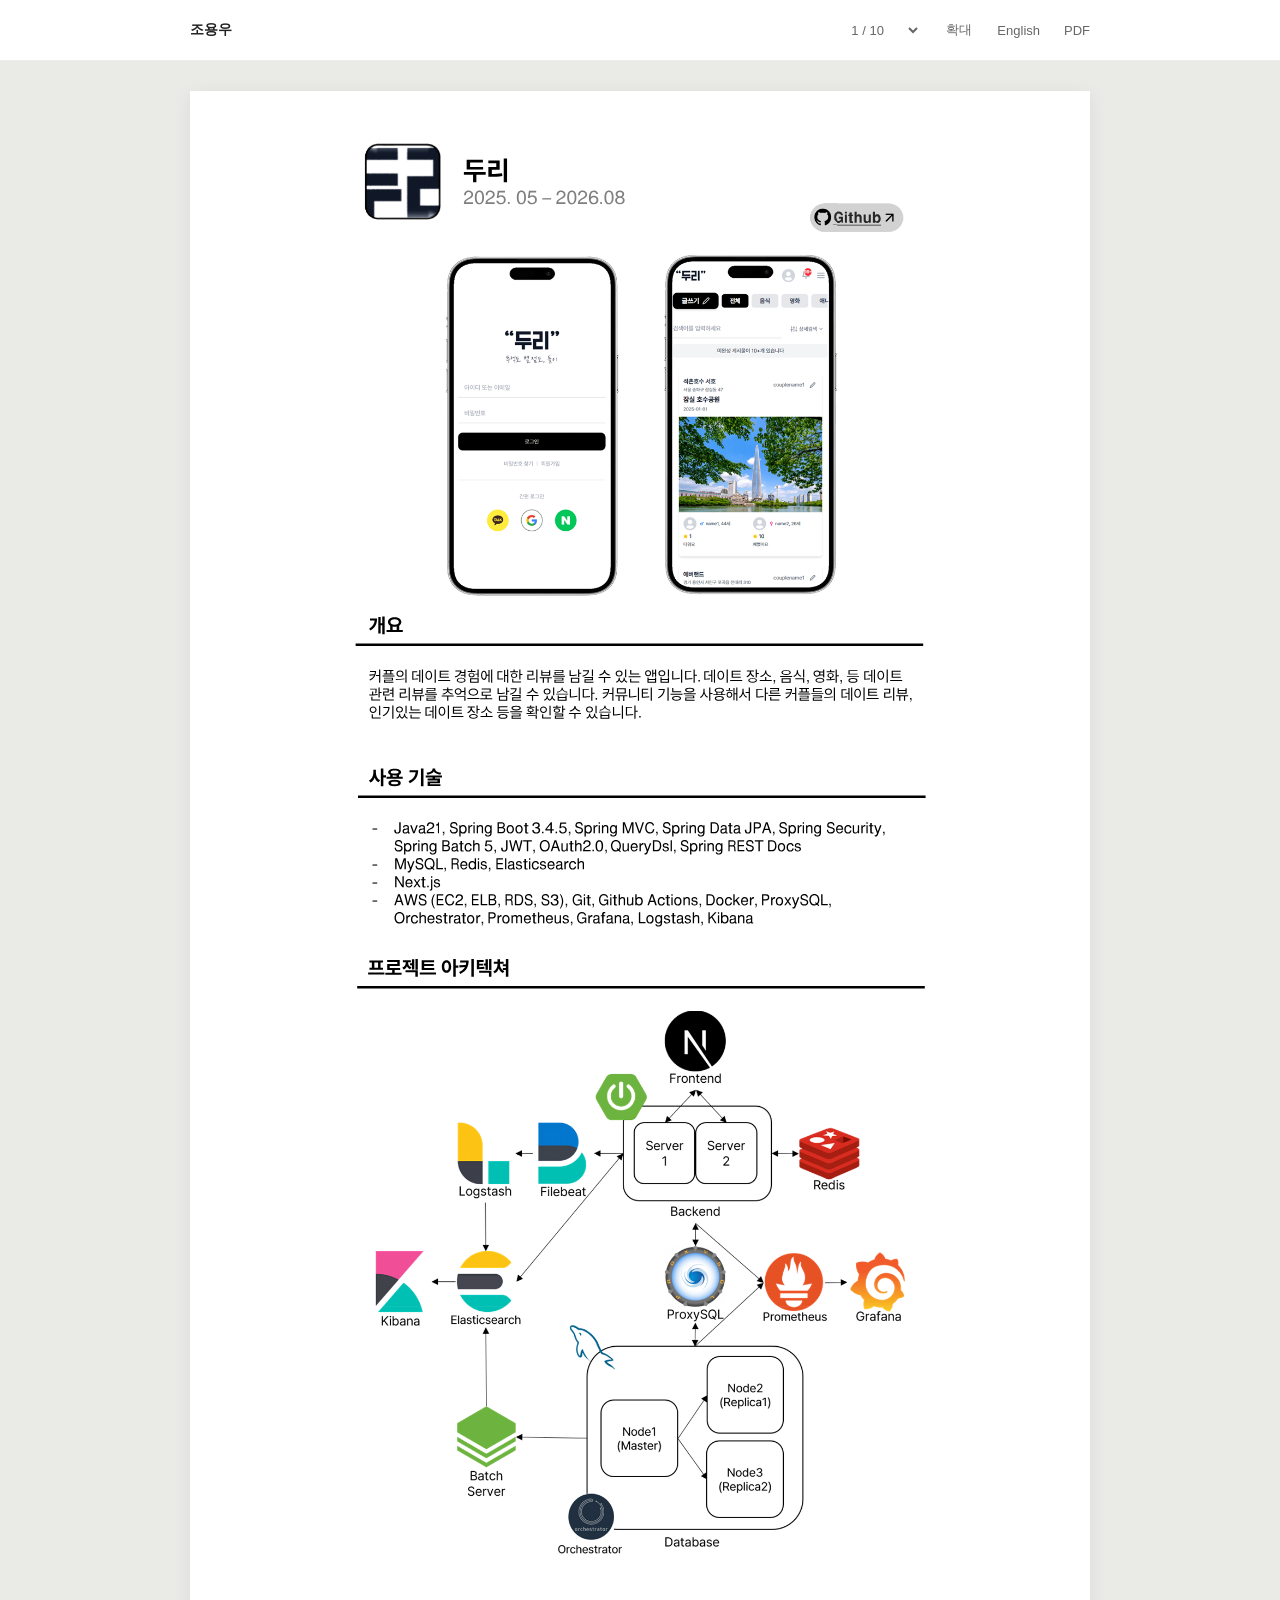
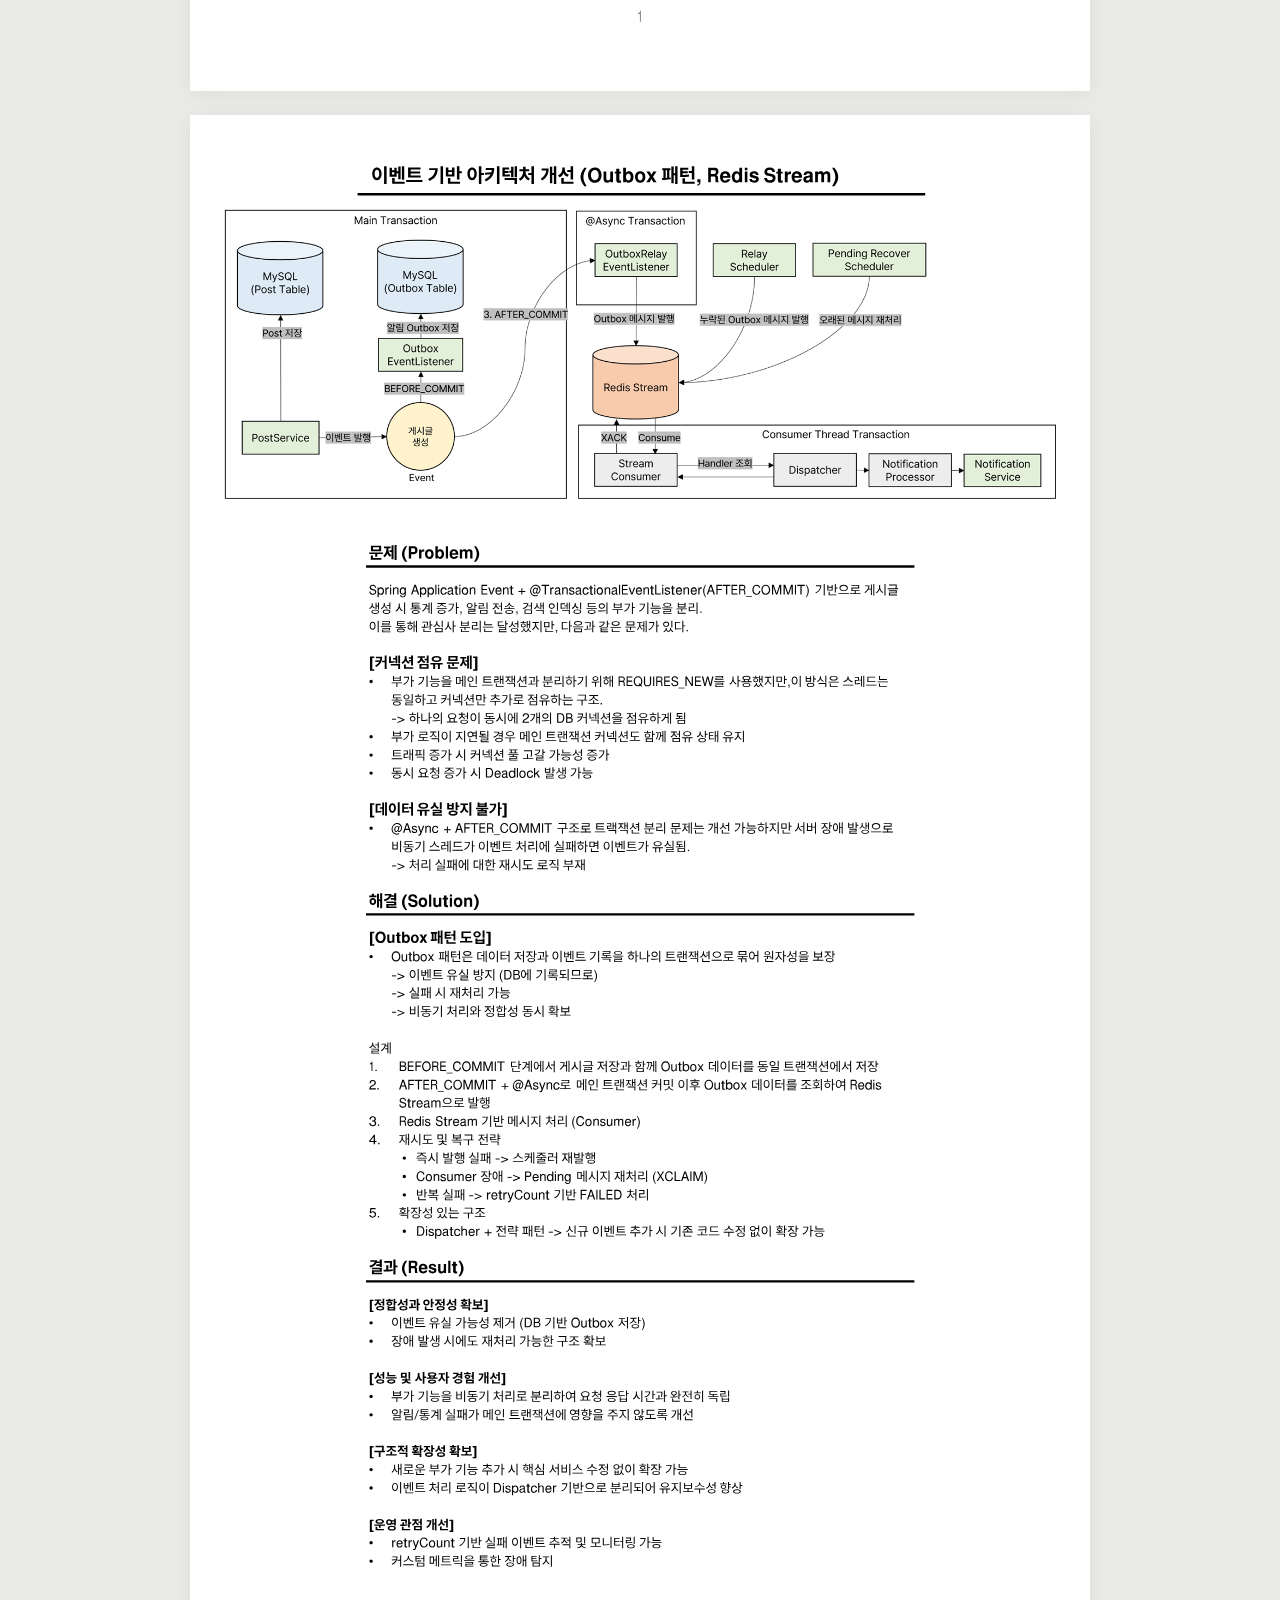
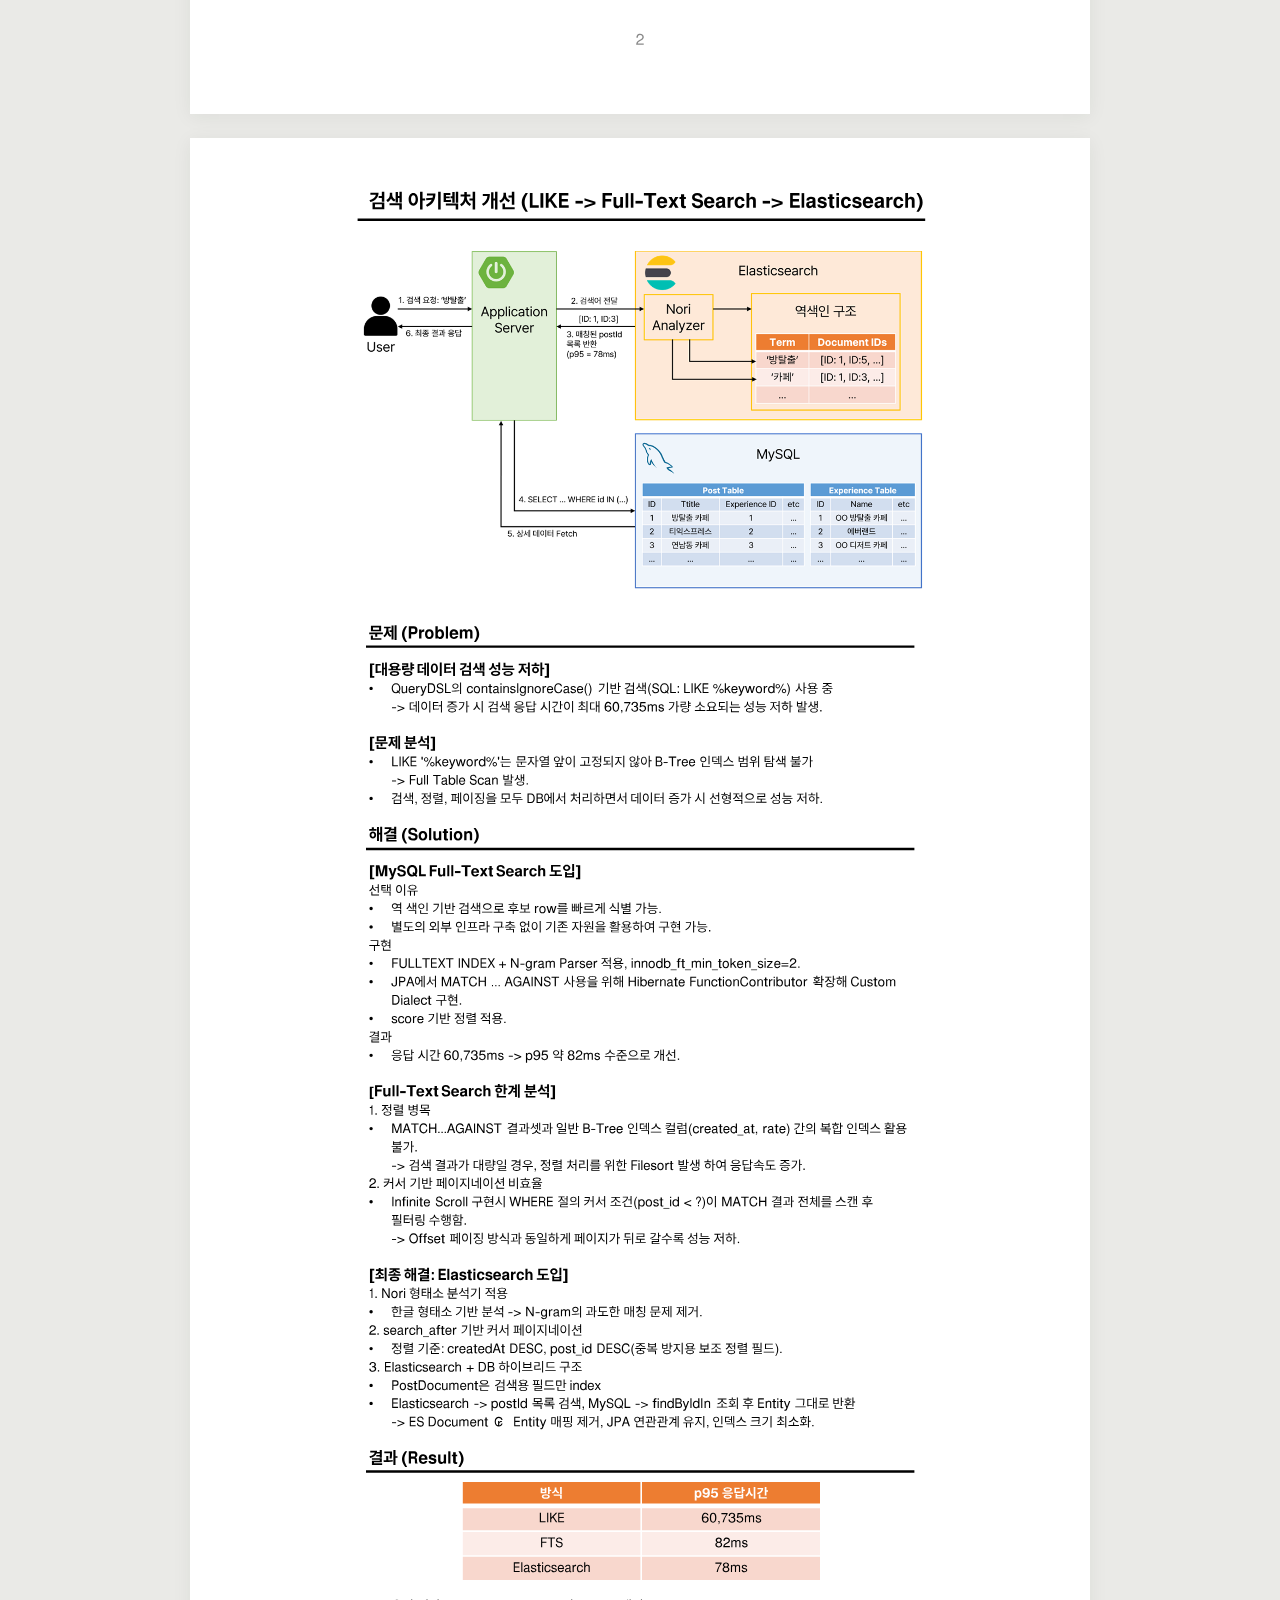
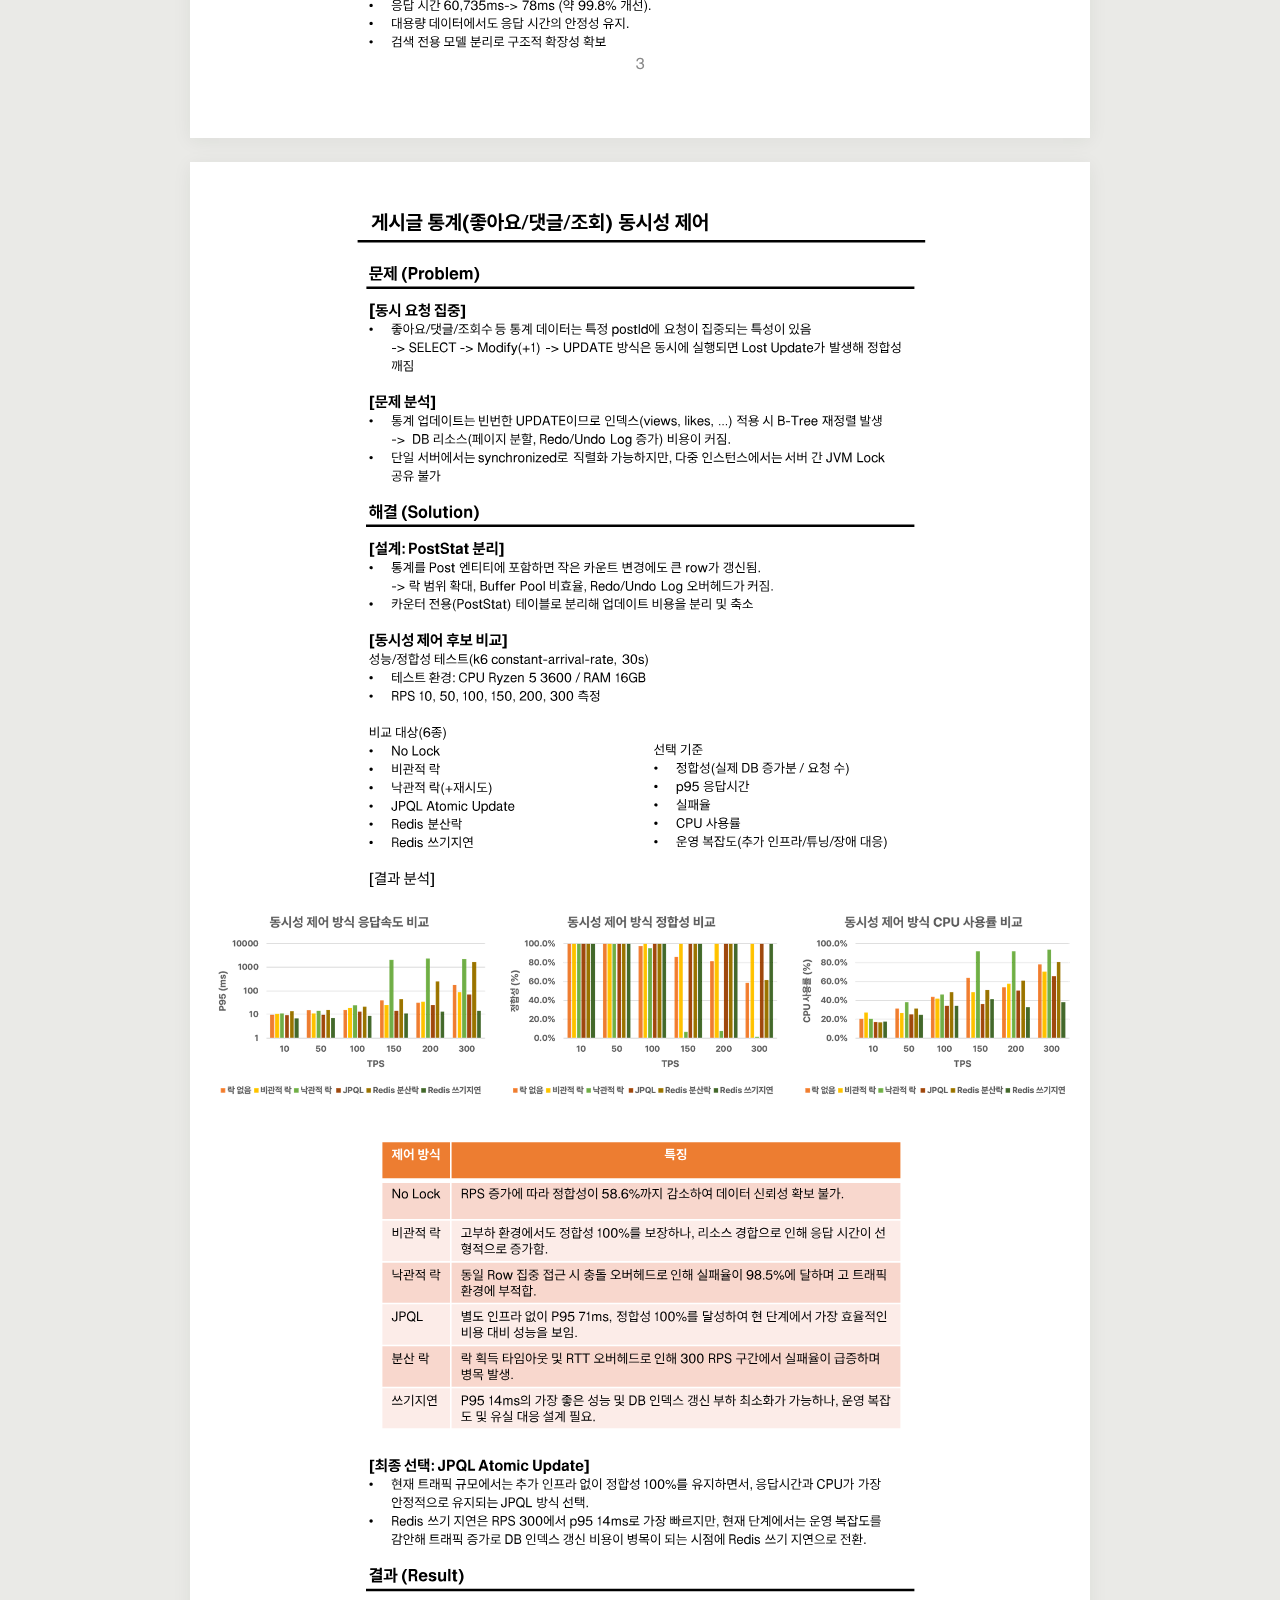
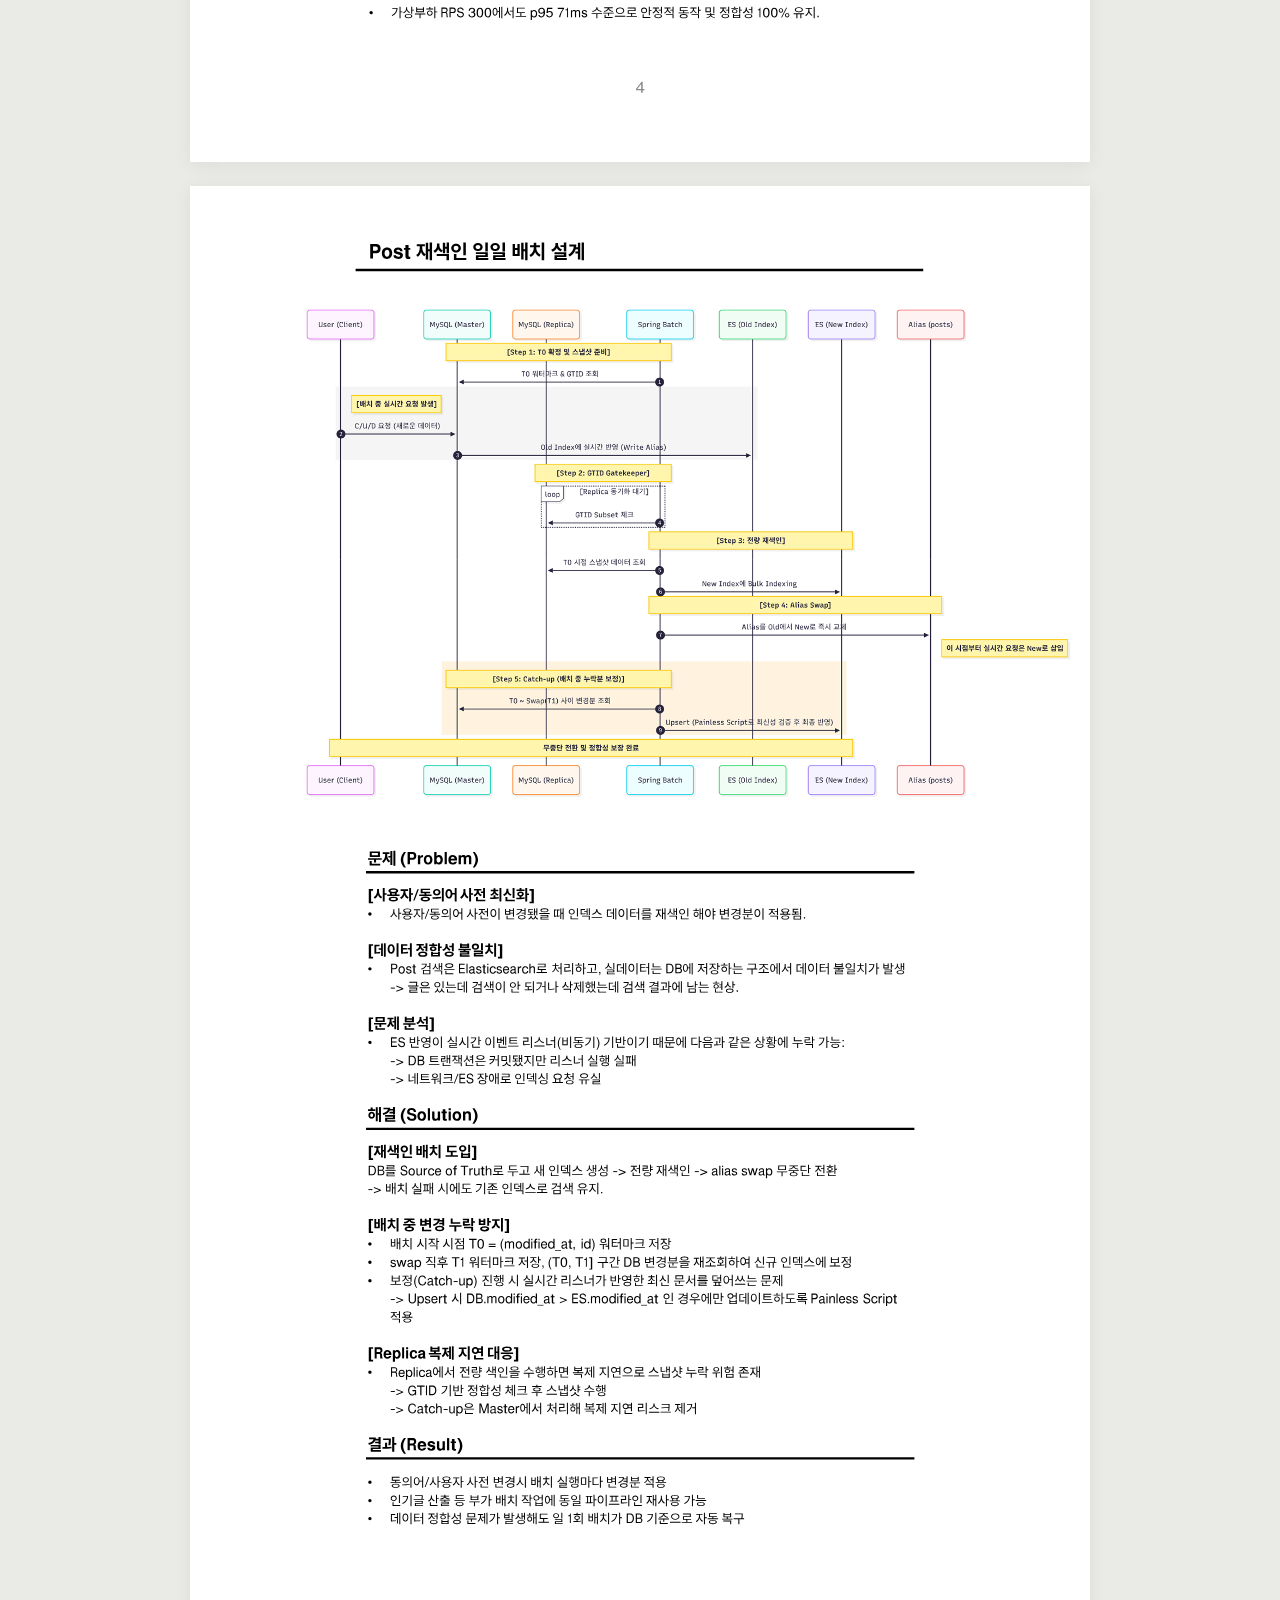
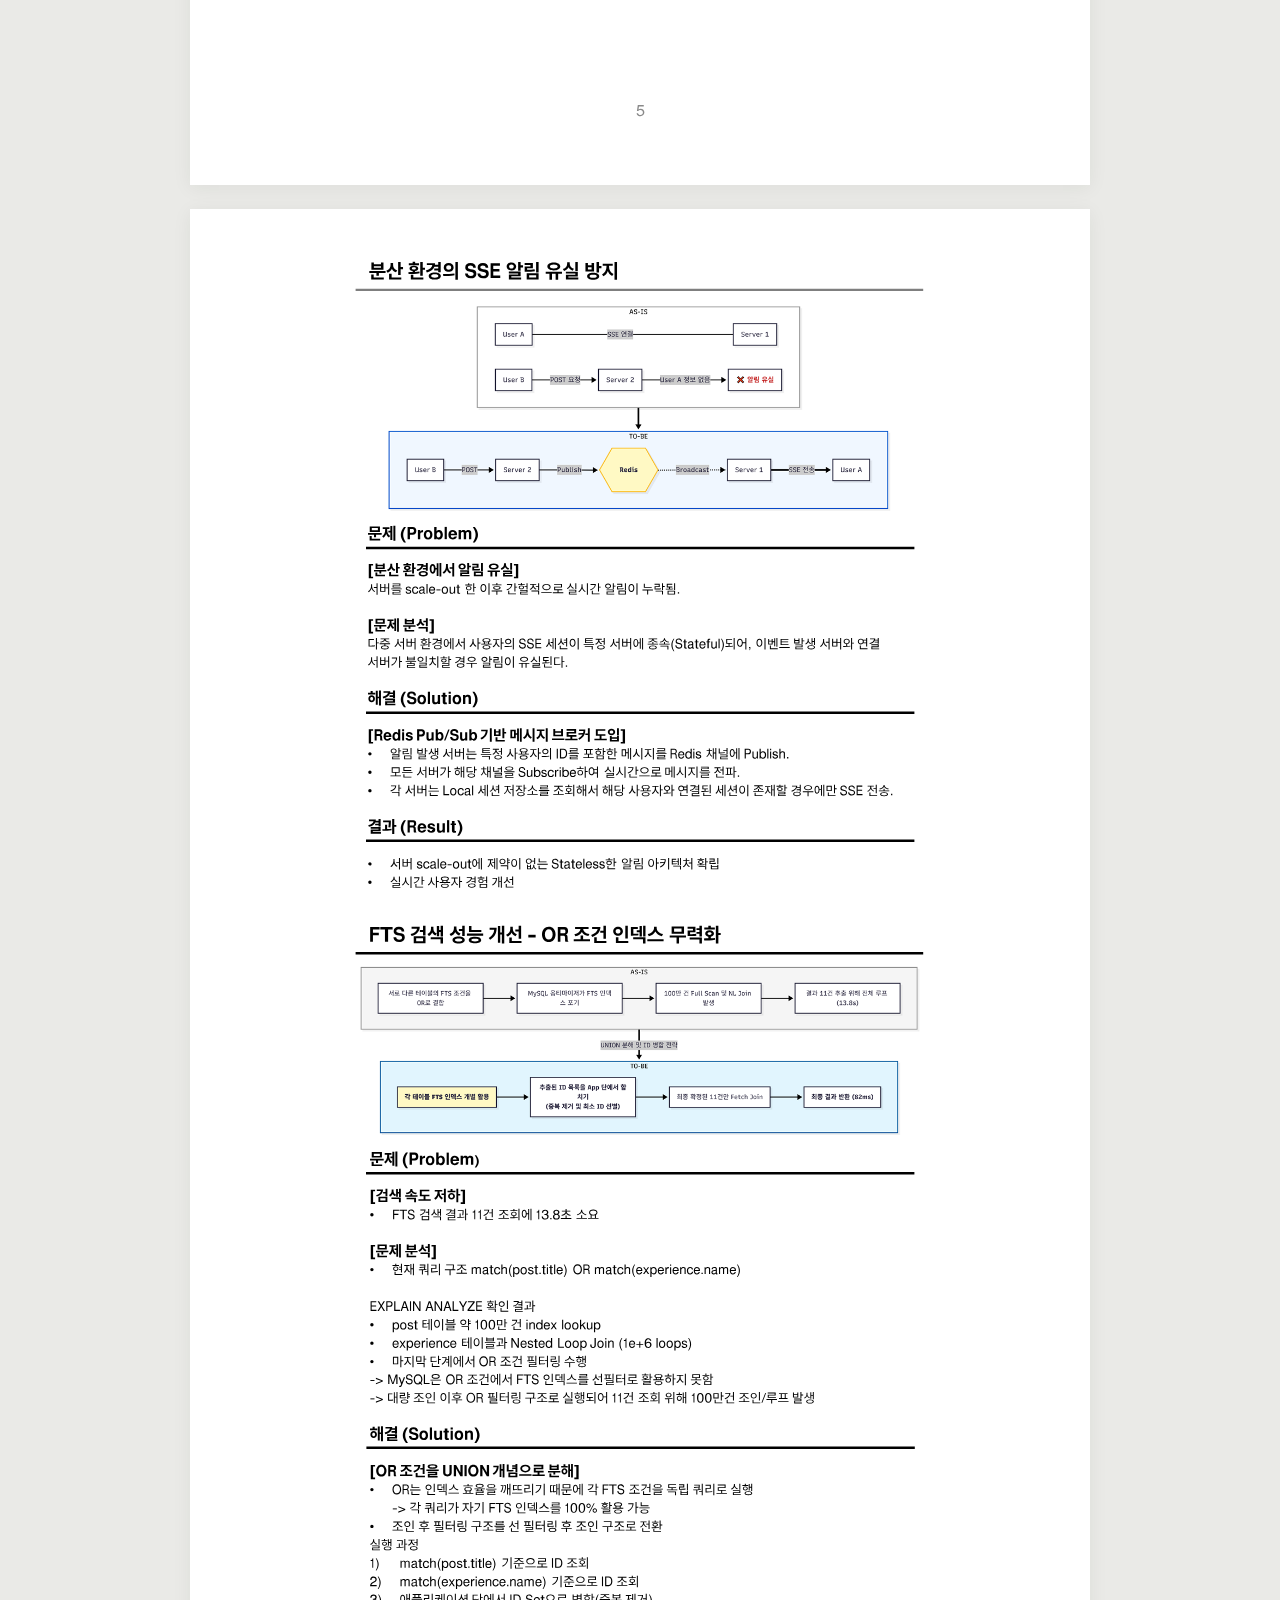
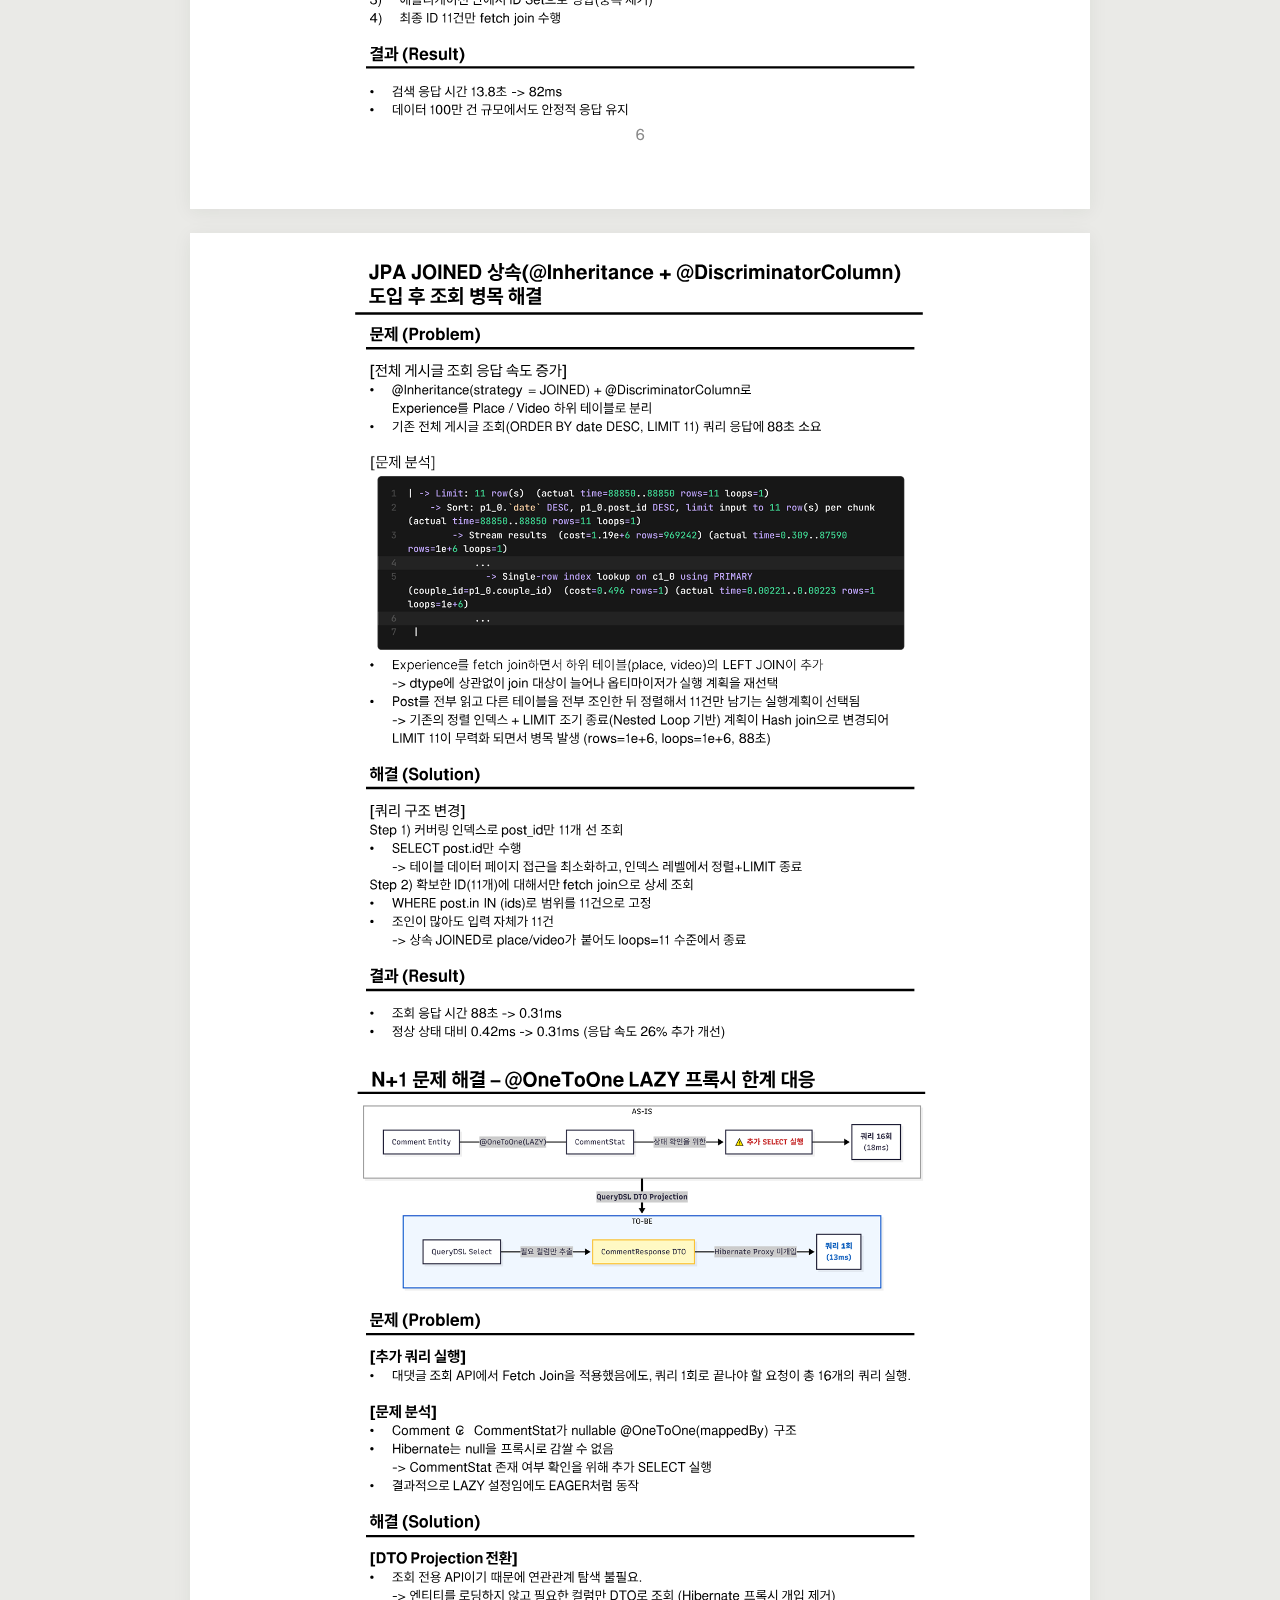
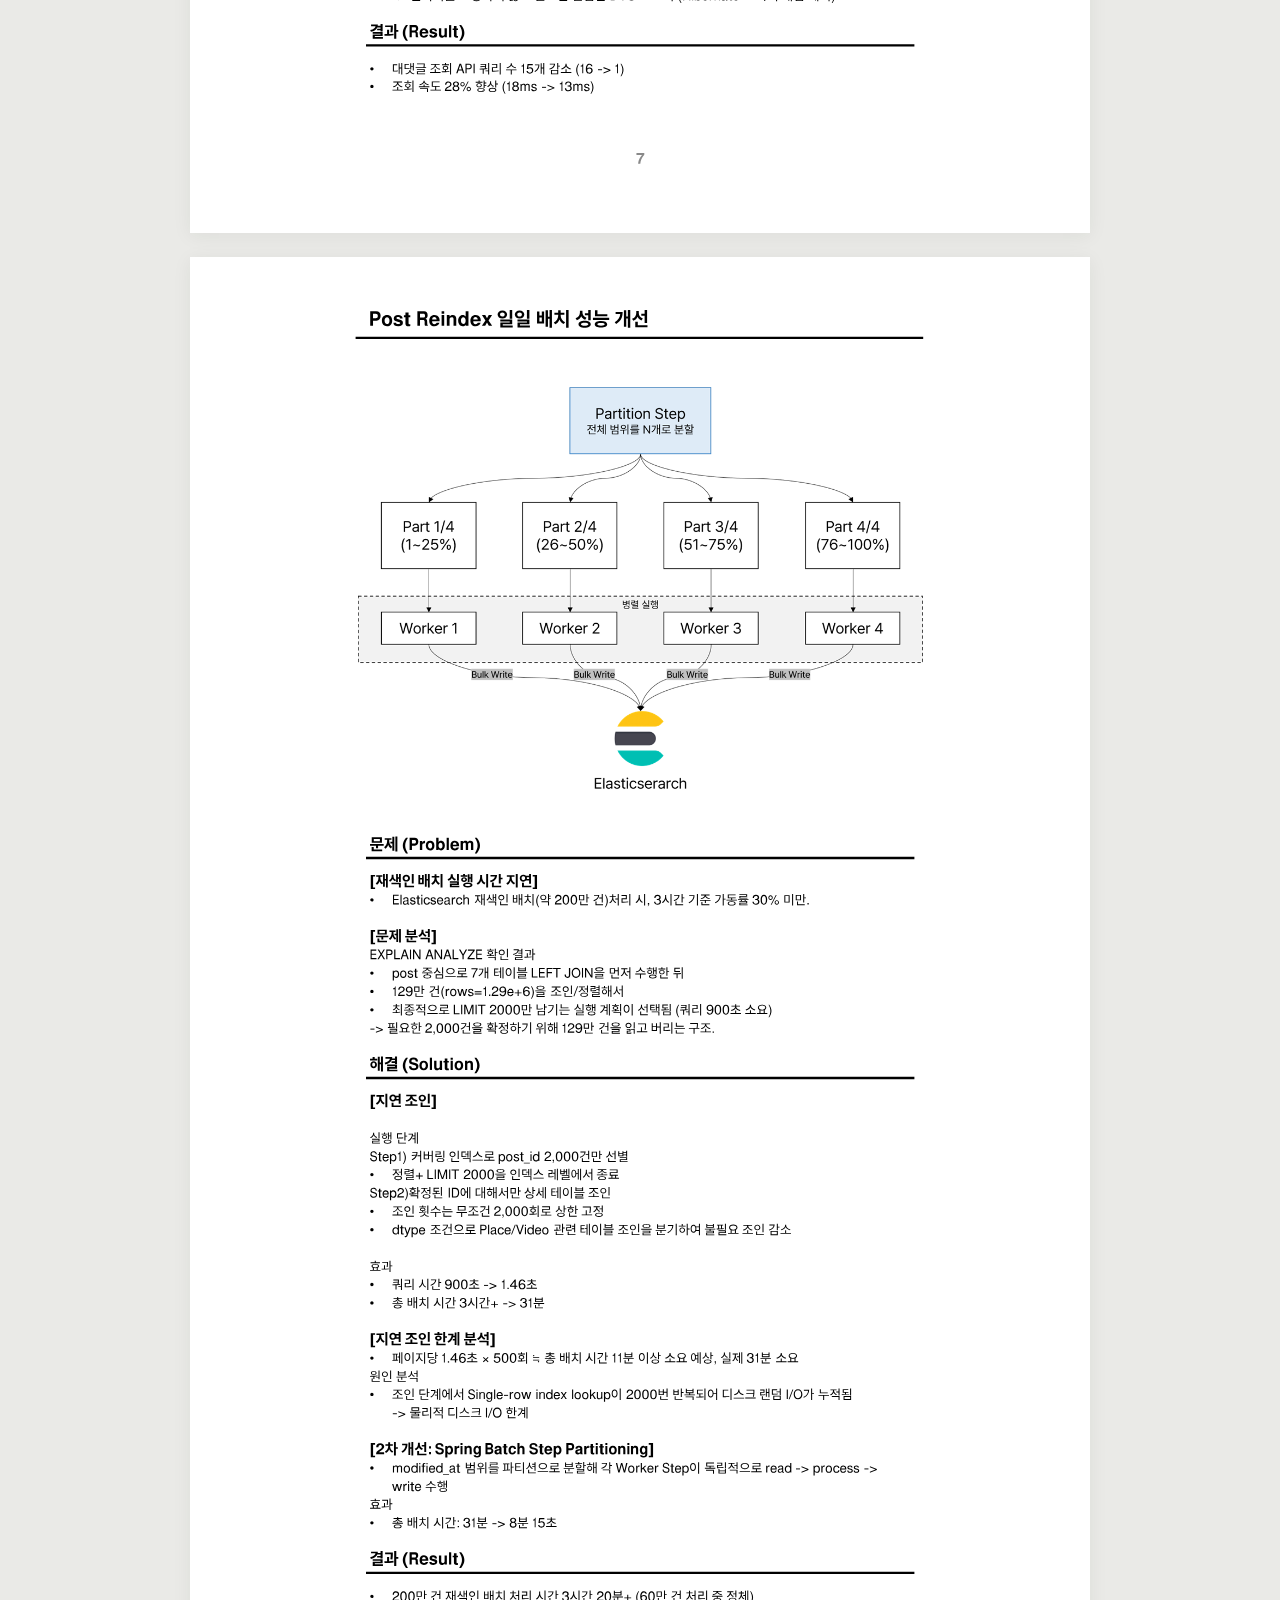
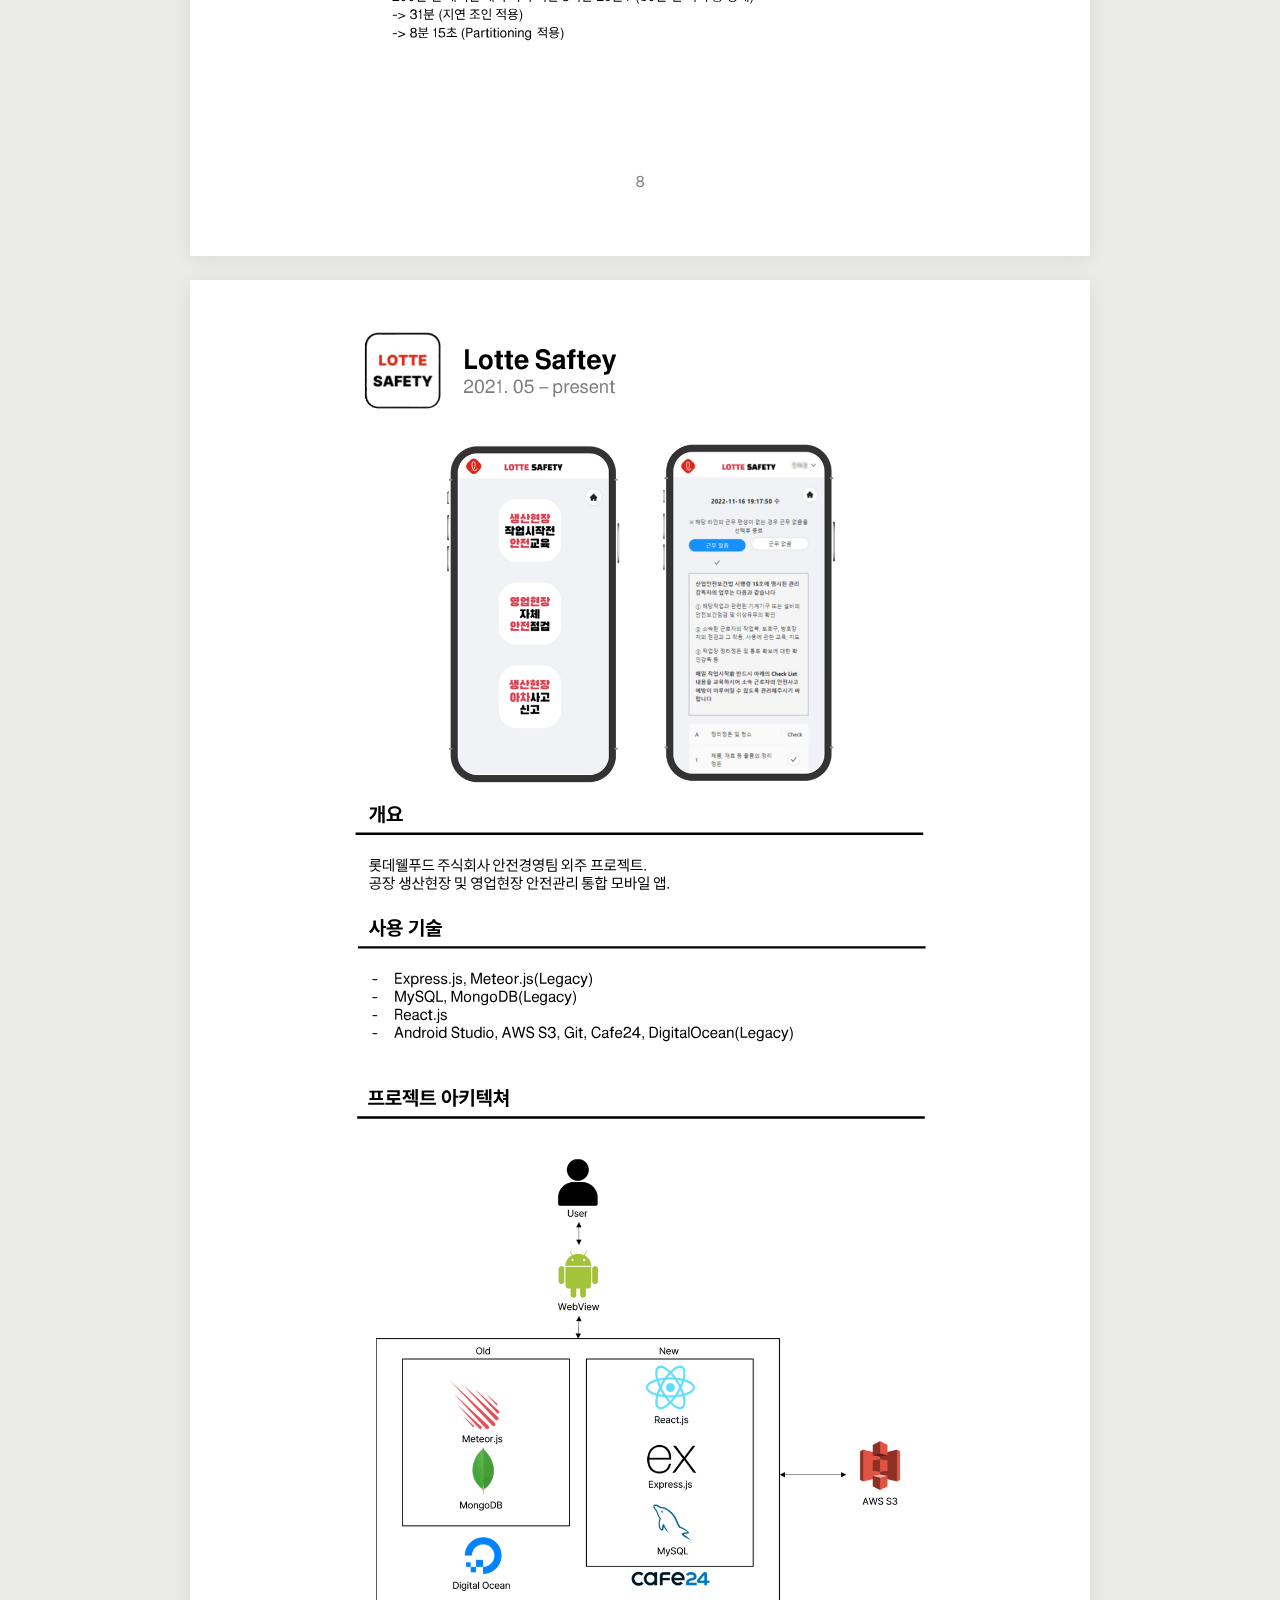
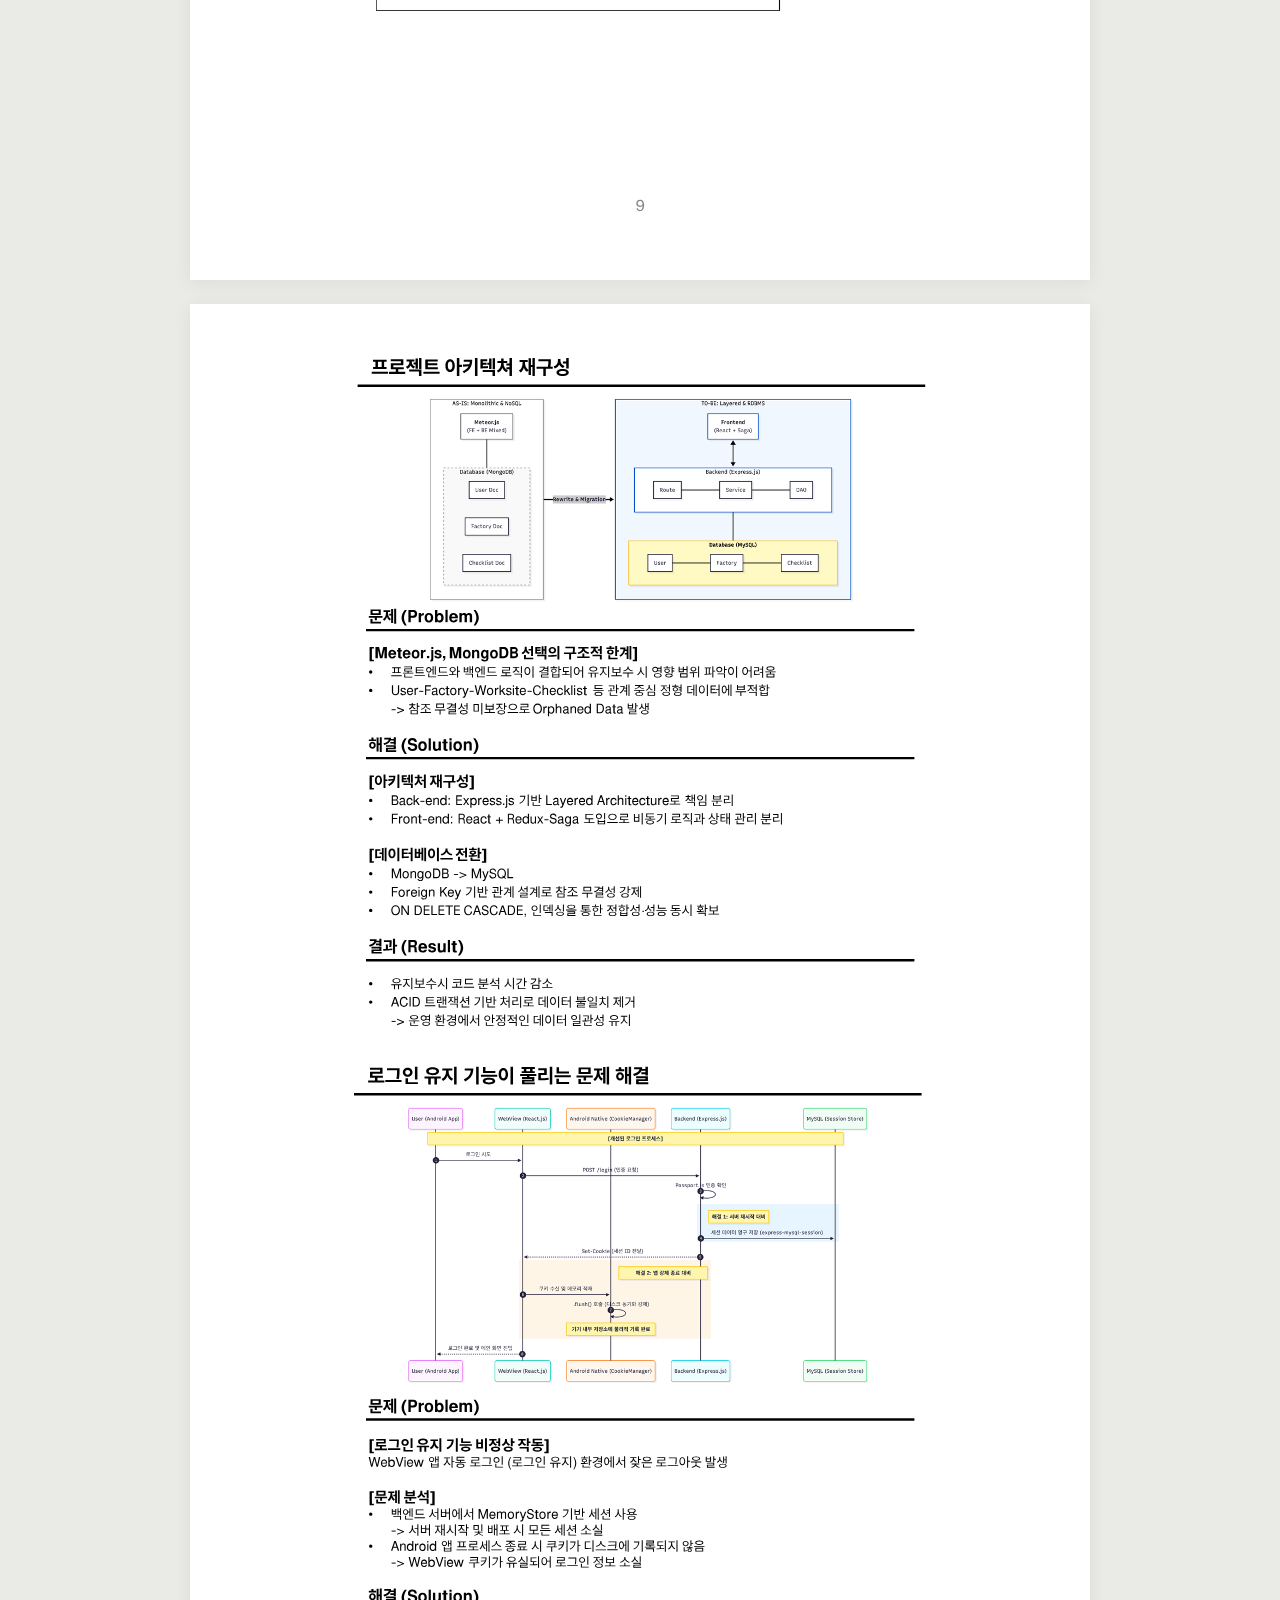
<file: portfolio-old/index.html>
<!doctype html>
<html lang="ko"><head><meta charset="utf-8"><meta name="viewport" content="width=device-width,initial-scale=1"><meta name="theme-color" content="#f5f5f3"><meta name="description" content="조용우 개발자 포트폴리오. 두리와 Lotte Saftey 프로젝트의 아키텍처, 성능 개선 및 문제 해결 경험."><title>조용우 | 포트폴리오</title><link rel="alternate" hreflang="ko" href="https://yongu2000.github.io/portfolio/"><link rel="alternate" hreflang="en" href="https://yongu2000.github.io/portfolio/en.html"><link rel="icon" href="favicon.svg" type="image/svg+xml"><link rel="stylesheet" href="style.css?v=3"><script src="app.js?v=3" defer></script></head>
<body><a class="skip" href="#pages">포트폴리오 본문으로 이동</a><header class="toolbar"><div class="toolbar-inner"><a class="identity" href="#page-1">조용우</a><nav aria-label="포트폴리오 도구"><label class="sr-only" for="page-select">페이지 선택</label><select id="page-select"><option value="1" aria-label="01 · 두리 · 프로젝트 소개">1 / 10</option><option value="2" aria-label="02 · 이벤트 기반 아키텍처 개선">2 / 10</option><option value="3" aria-label="03 · 검색 아키텍처 개선">3 / 10</option><option value="4" aria-label="04 · 게시글 통계 동시성 제어">4 / 10</option><option value="5" aria-label="05 · Post 재색인 일일 배치 설계">5 / 10</option><option value="6" aria-label="06 · 분산 환경 SSE 알림 · FTS 검색 개선">6 / 10</option><option value="7" aria-label="07 · JPA 상속 조회 · N+1 문제 개선">7 / 10</option><option value="8" aria-label="08 · Post Reindex 일일 배치 성능 개선">8 / 10</option><option value="9" aria-label="09 · Lotte Saftey · 프로젝트 소개">9 / 10</option><option value="10" aria-label="10 · 프로젝트 아키텍처 · 로그인 유지 개선">10 / 10</option></select><button id="zoom" type="button" aria-pressed="false" hidden>확대</button><a class="language-switch" href="en.html" lang="en" hreflang="en" aria-label="View in English">English</a><a class="download" href="portfolio.pdf" download="조용우_포트폴리오.pdf" aria-label="포트폴리오 PDF 다운로드">PDF</a></nav></div></header>
<main id="pages" tabindex="-1"><section class="sheet" id="page-1" aria-label="1페이지: 두리 · 프로젝트 소개"><img src="assets/page-01.svg" width="540" height="959.811" alt="두리 · 프로젝트 소개 — 원본 포트폴리오 1페이지" loading="eager" decoding="async"><a class="pdf-link" href="https://github.com/yongu2000/duri-legacy" target="_blank" rel="noopener noreferrer" aria-label="두리 GitHub 저장소 (새 탭)" style="left:71.4306%;top:7.3351%;width:5.2787%;height:1.1252%"></a></section><section class="sheet" id="page-2" aria-label="2페이지: 이벤트 기반 아키텍처 개선"><img src="assets/page-02.svg" width="540" height="959.811" alt="이벤트 기반 아키텍처 개선 — 원본 포트폴리오 2페이지" loading="lazy" decoding="async"></section><section class="sheet" id="page-3" aria-label="3페이지: 검색 아키텍처 개선"><img src="assets/page-03.svg" width="540" height="959.811" alt="검색 아키텍처 개선 — 원본 포트폴리오 3페이지" loading="lazy" decoding="async"></section><section class="sheet" id="page-4" aria-label="4페이지: 게시글 통계 동시성 제어"><img src="assets/page-04.svg" width="540" height="959.811" alt="게시글 통계 동시성 제어 — 원본 포트폴리오 4페이지" loading="lazy" decoding="async"></section><section class="sheet" id="page-5" aria-label="5페이지: Post 재색인 일일 배치 설계"><img src="assets/page-05.svg" width="540" height="959.811" alt="Post 재색인 일일 배치 설계 — 원본 포트폴리오 5페이지" loading="lazy" decoding="async"></section><section class="sheet" id="page-6" aria-label="6페이지: 분산 환경 SSE 알림 · FTS 검색 개선"><img src="assets/page-06.svg" width="540" height="959.811" alt="분산 환경 SSE 알림 · FTS 검색 개선 — 원본 포트폴리오 6페이지" loading="lazy" decoding="async"></section><section class="sheet" id="page-7" aria-label="7페이지: JPA 상속 조회 · N+1 문제 개선"><img src="assets/page-07.svg" width="540" height="959.811" alt="JPA 상속 조회 · N+1 문제 개선 — 원본 포트폴리오 7페이지" loading="lazy" decoding="async"></section><section class="sheet" id="page-8" aria-label="8페이지: Post Reindex 일일 배치 성능 개선"><img src="assets/page-08.svg" width="540" height="959.811" alt="Post Reindex 일일 배치 성능 개선 — 원본 포트폴리오 8페이지" loading="lazy" decoding="async"></section><section class="sheet" id="page-9" aria-label="9페이지: Lotte Saftey · 프로젝트 소개"><img src="assets/page-09.svg" width="540" height="959.811" alt="Lotte Saftey · 프로젝트 소개 — 원본 포트폴리오 9페이지" loading="lazy" decoding="async"></section><section class="sheet" id="page-10" aria-label="10페이지: 프로젝트 아키텍처 · 로그인 유지 개선"><img src="assets/page-10.svg" width="540" height="959.811" alt="프로젝트 아키텍처 · 로그인 유지 개선 — 원본 포트폴리오 10페이지" loading="lazy" decoding="async"></section></main><footer><span>조용우 · 포트폴리오</span><a href="#page-1">처음으로 ↑</a></footer></body></html>
</file>
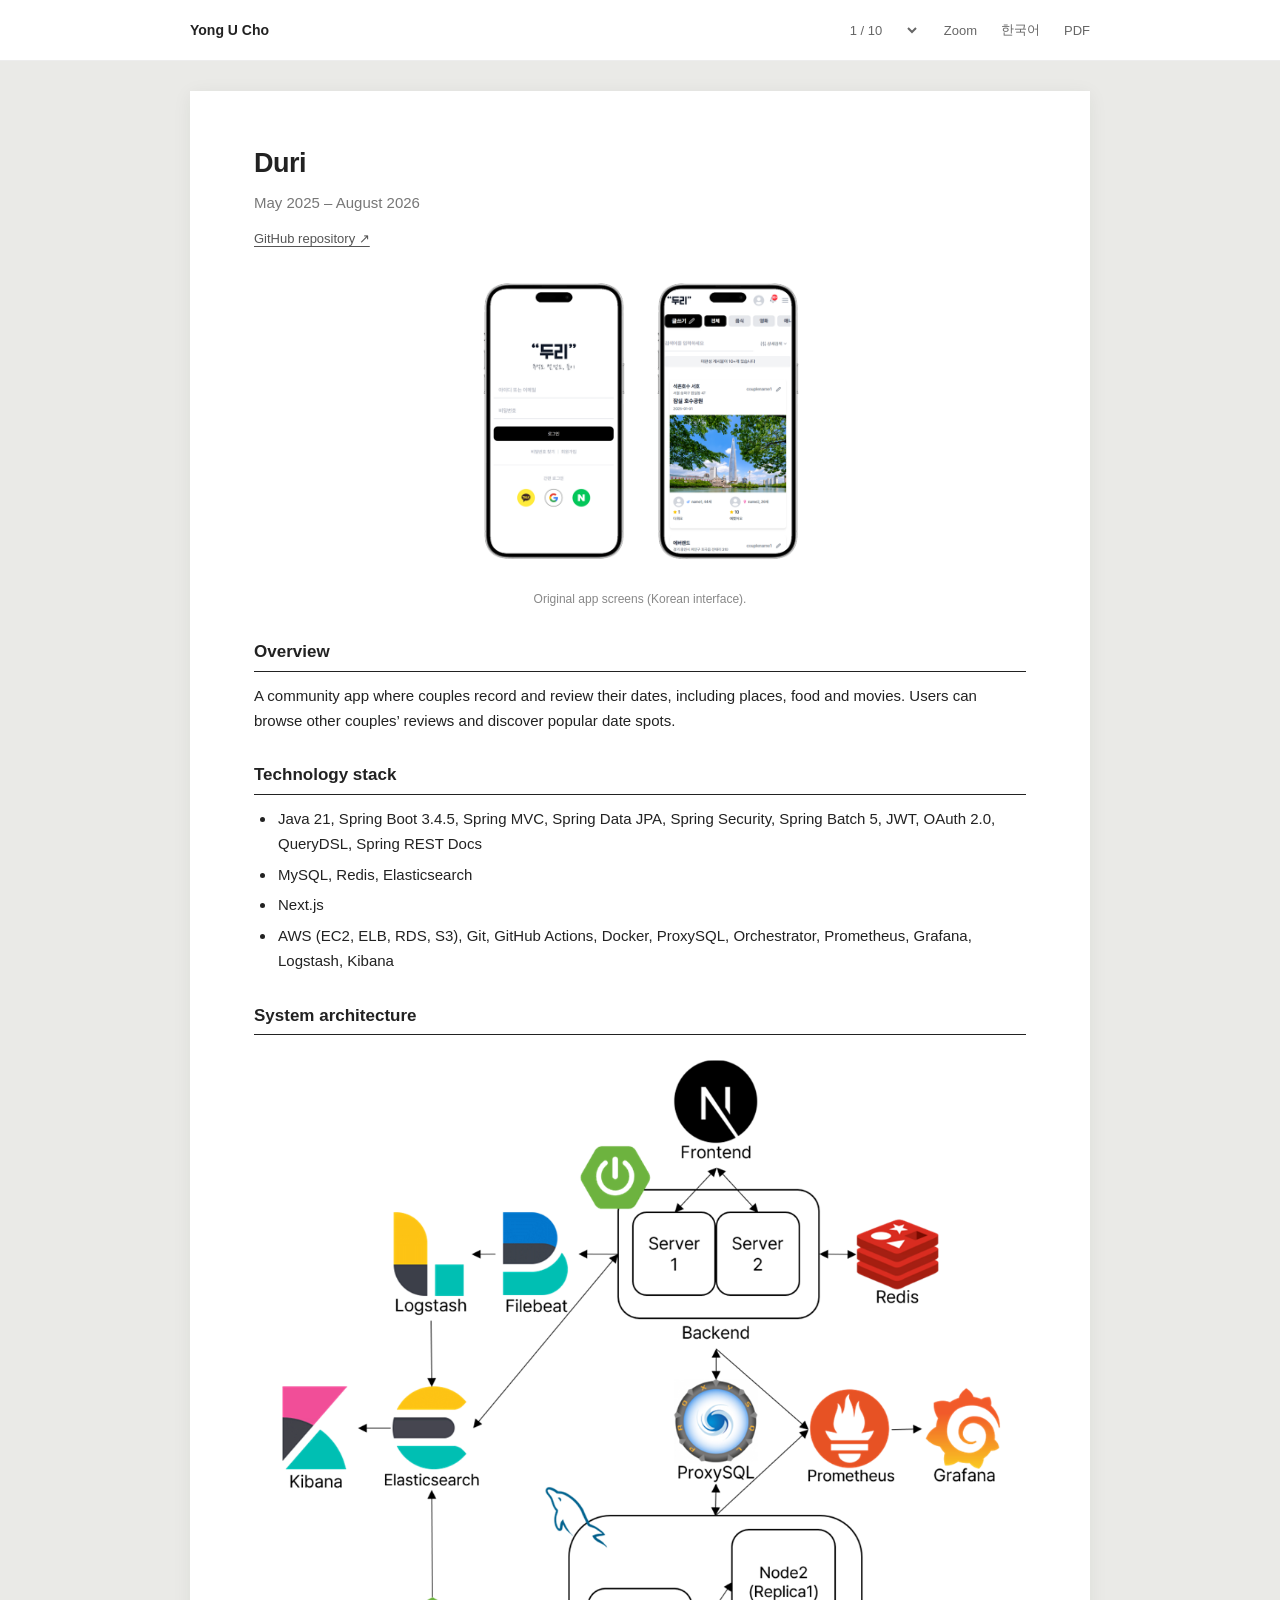
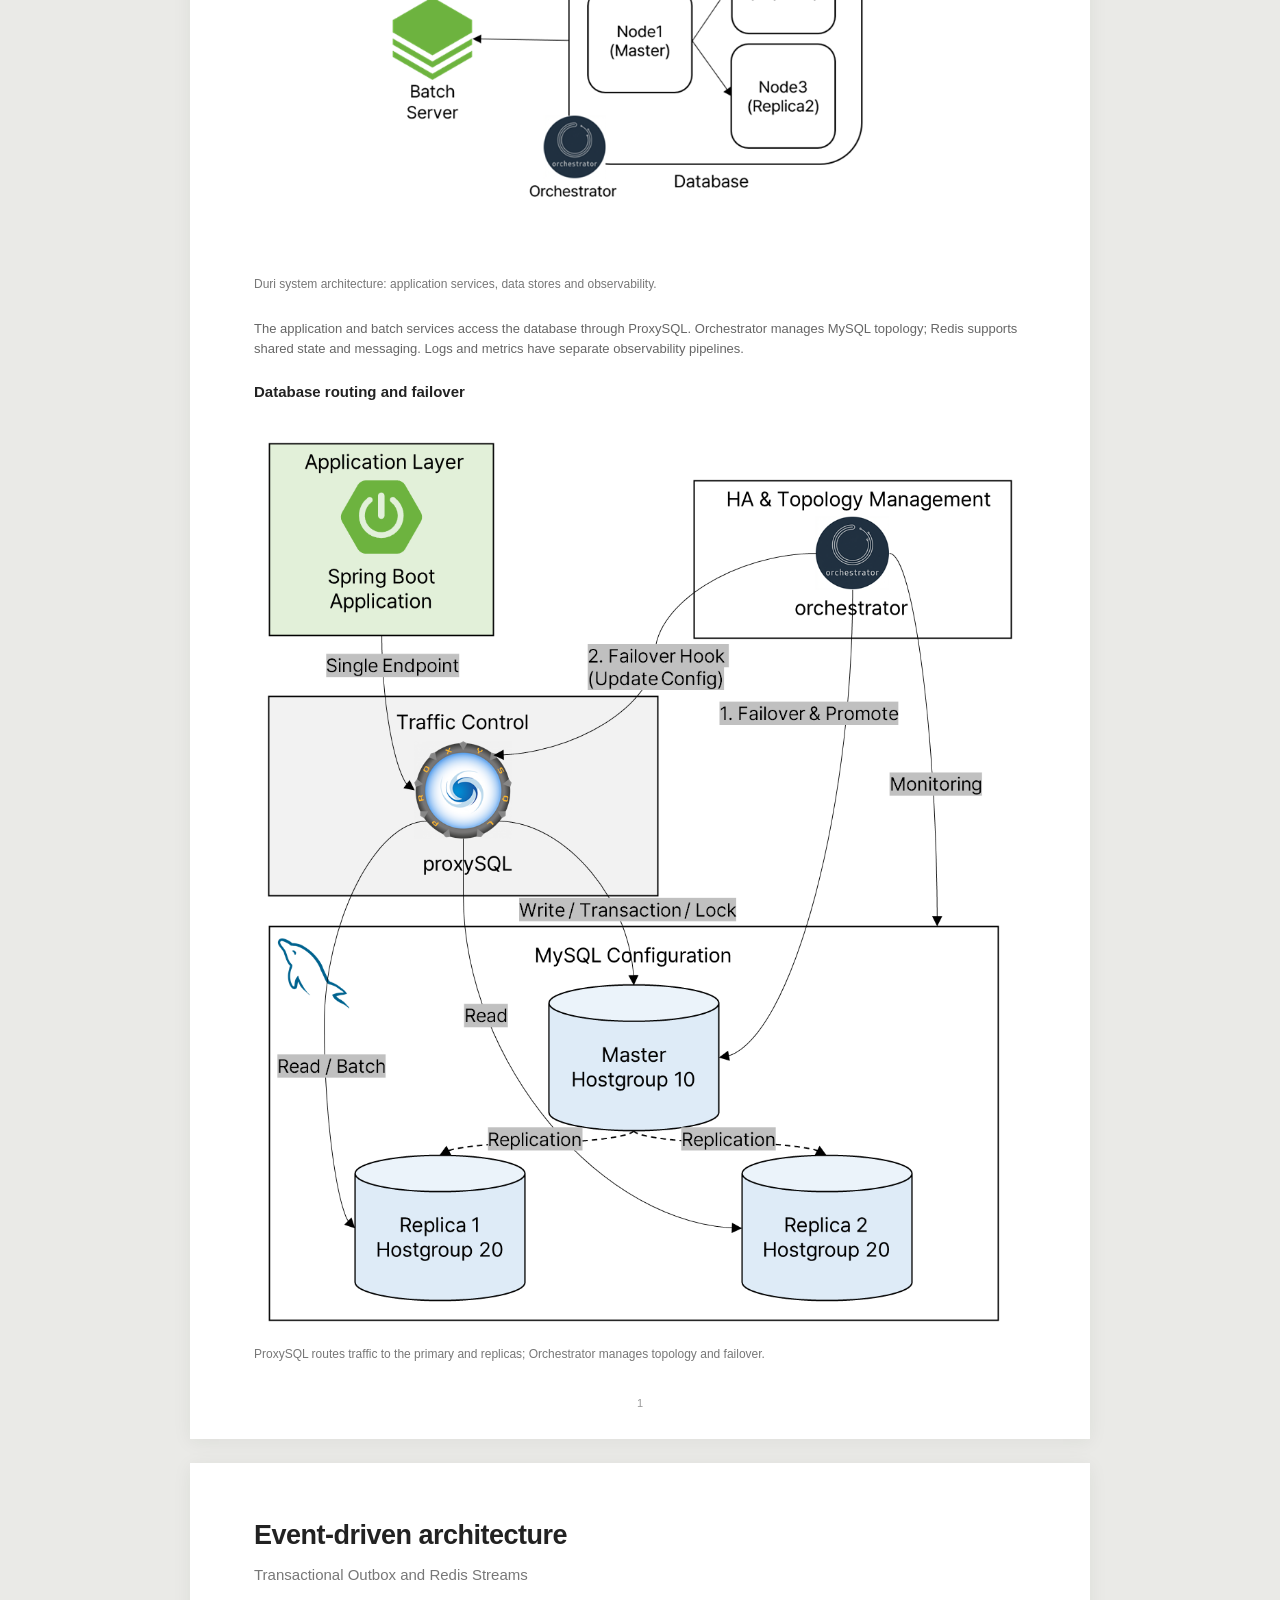
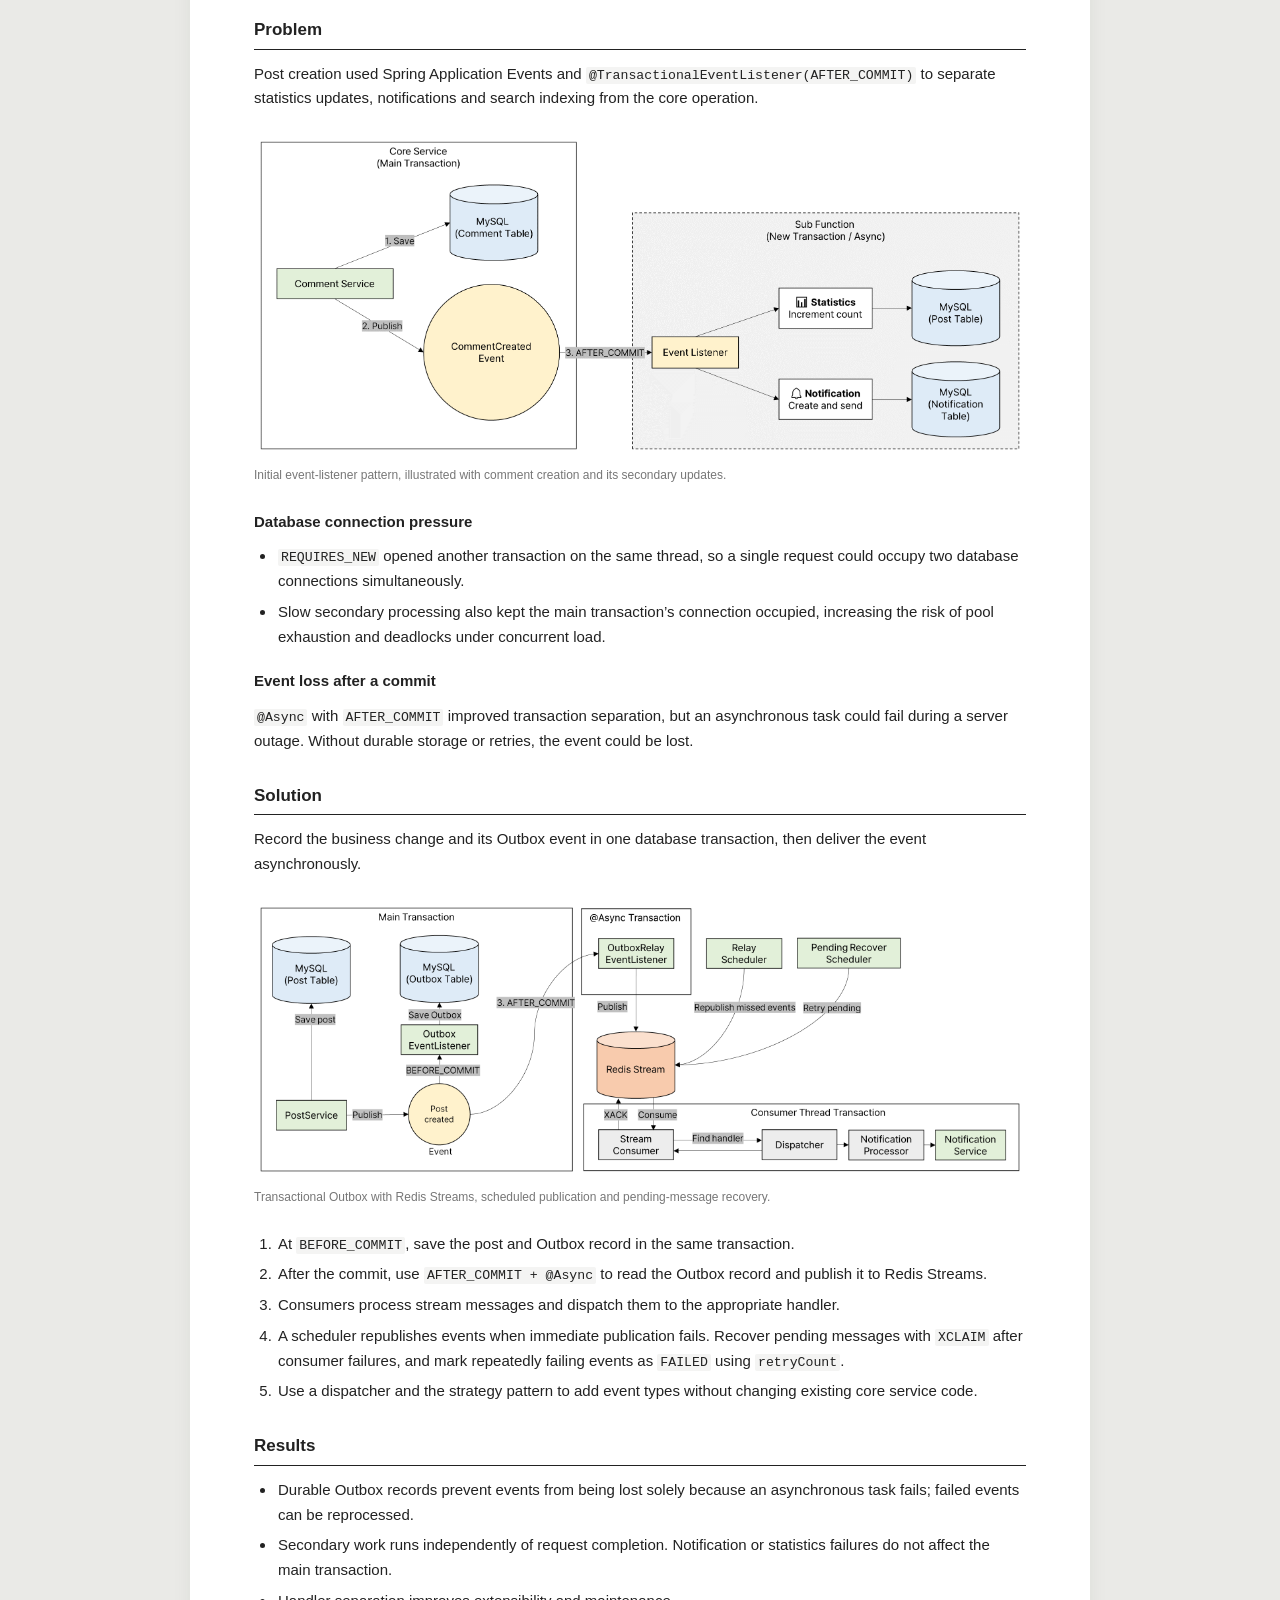
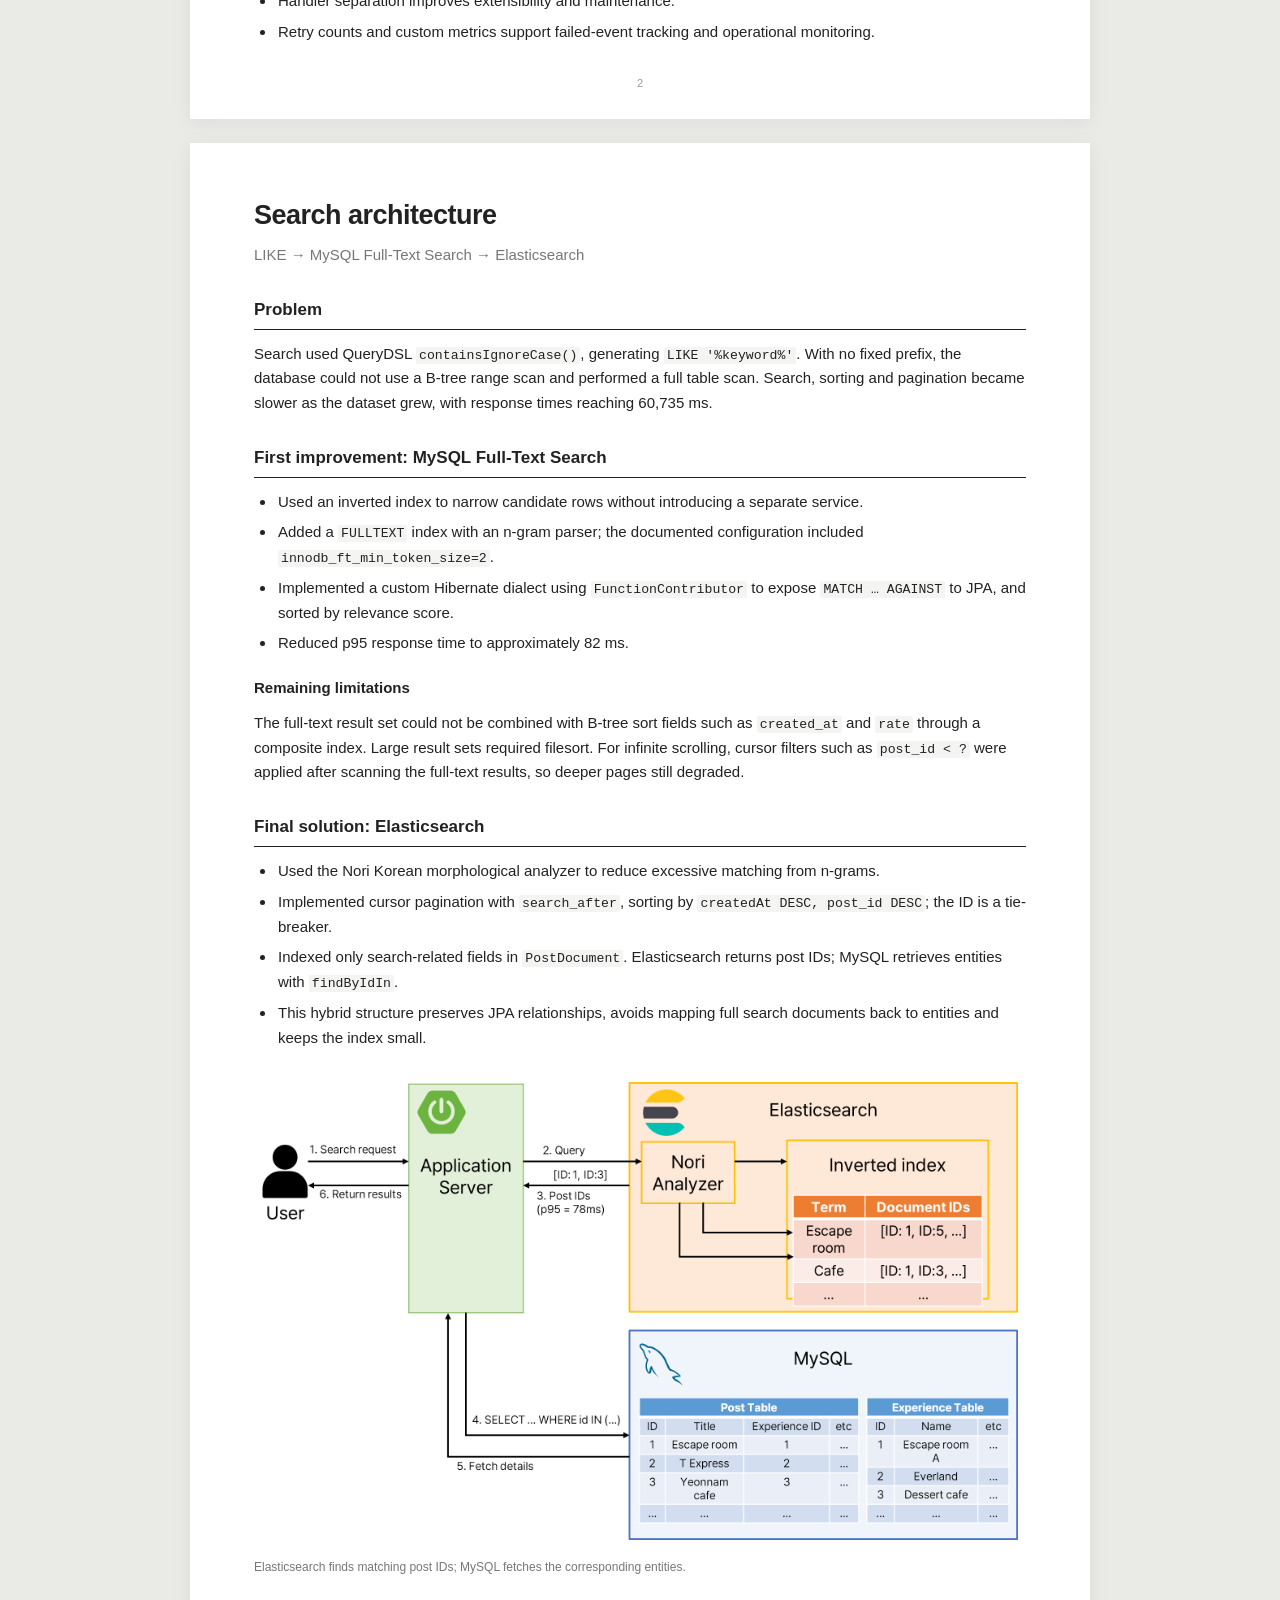
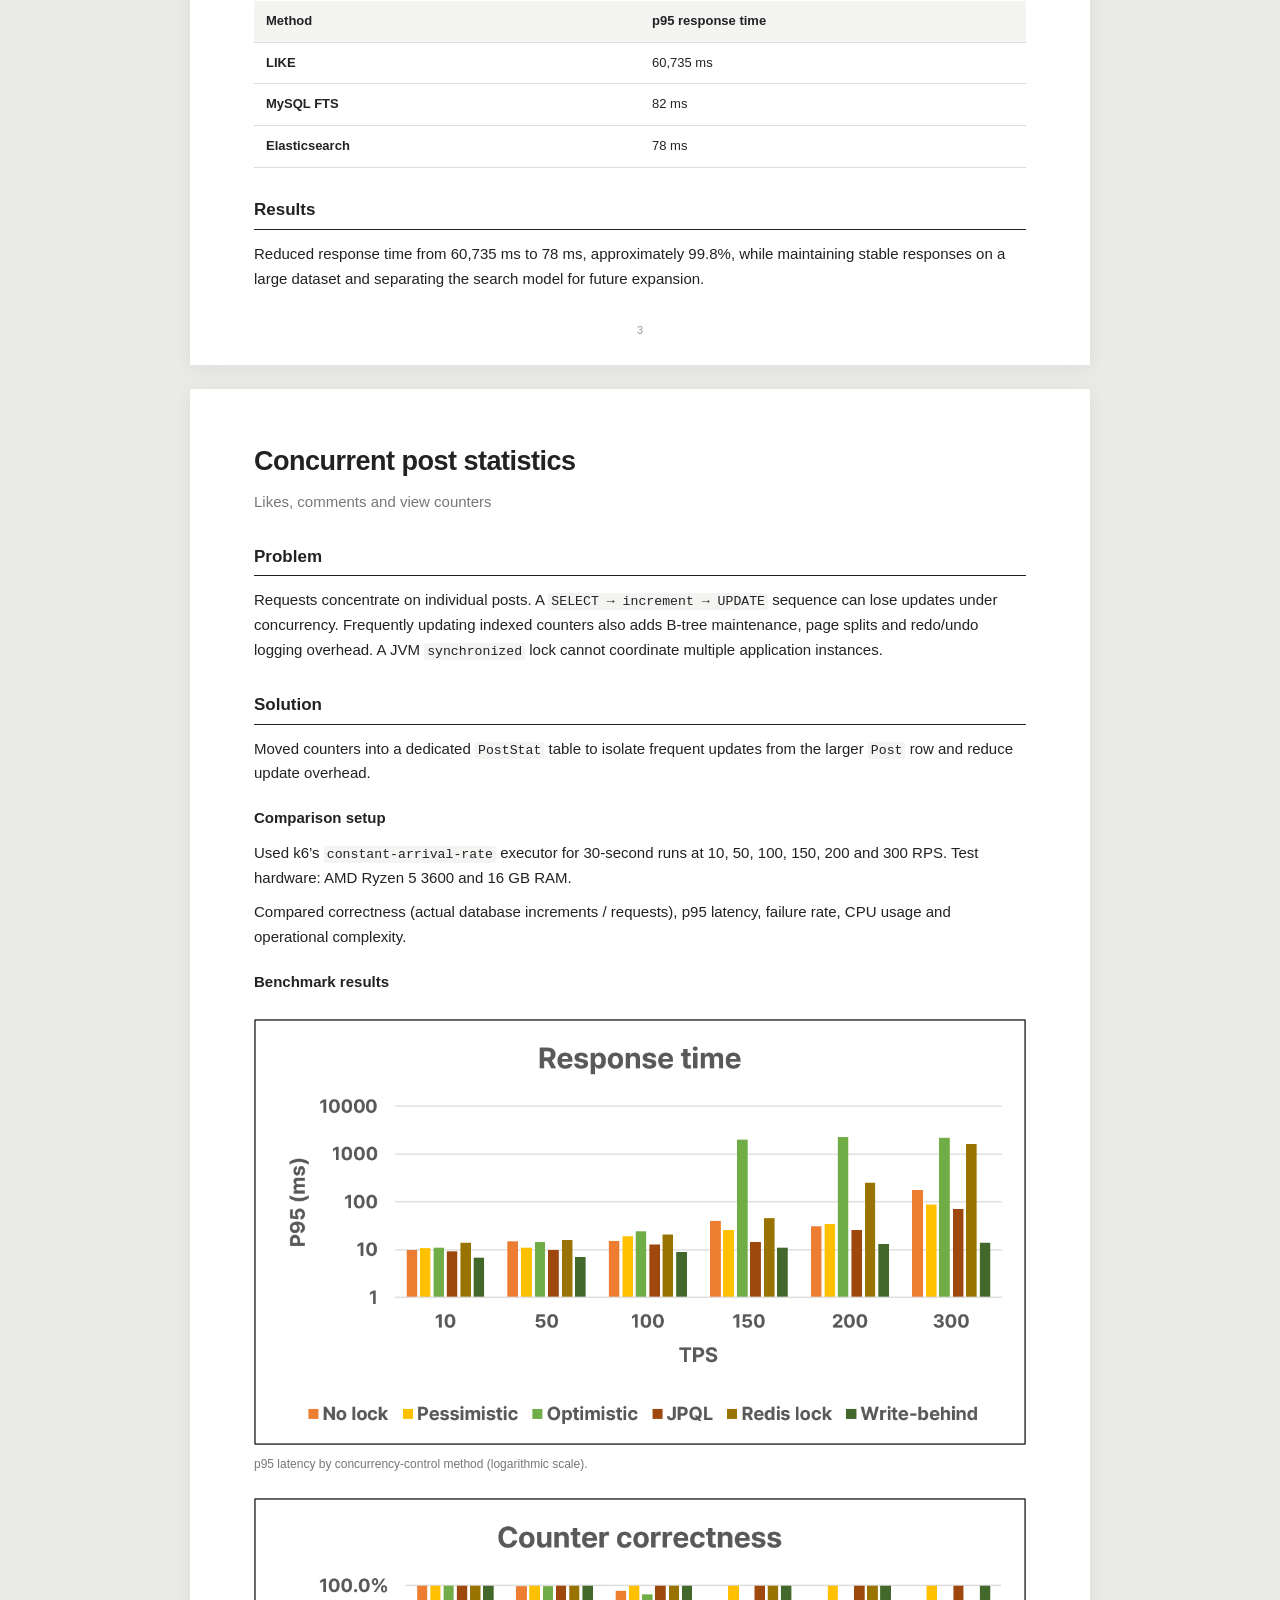
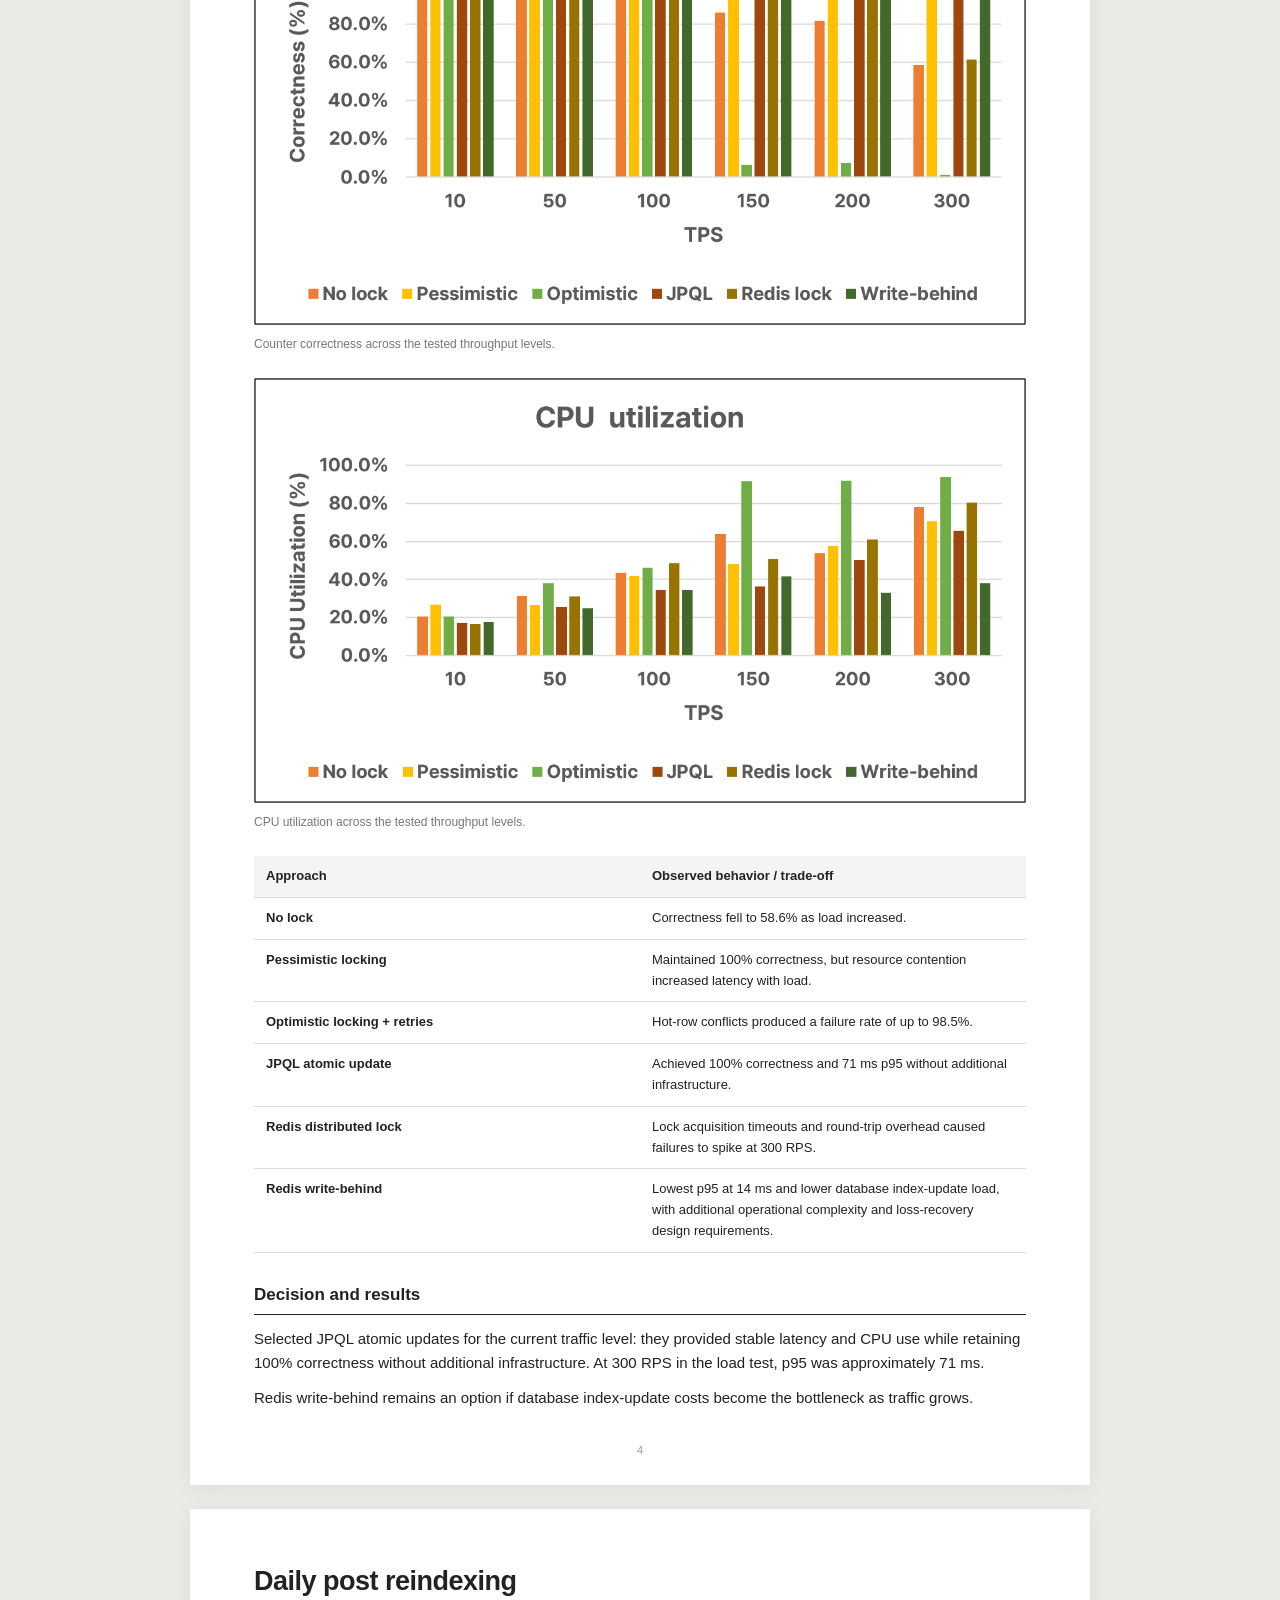
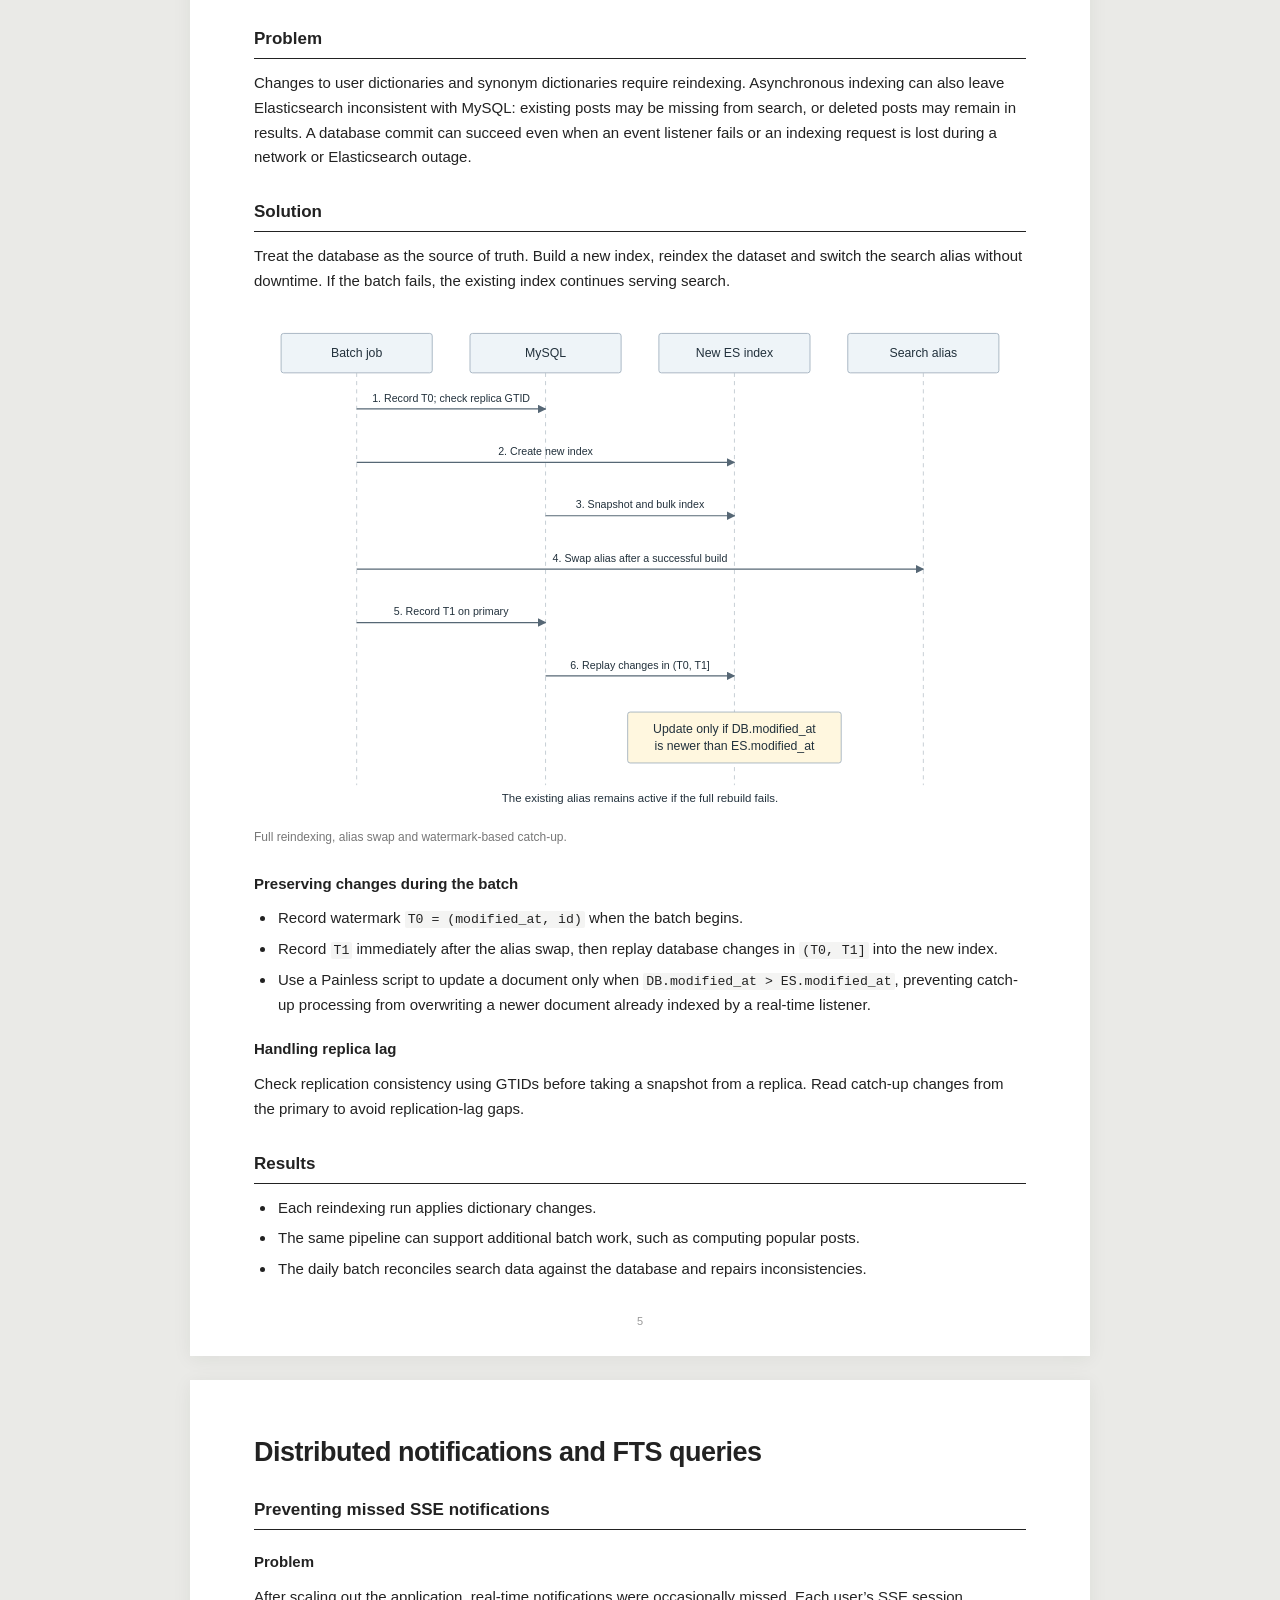
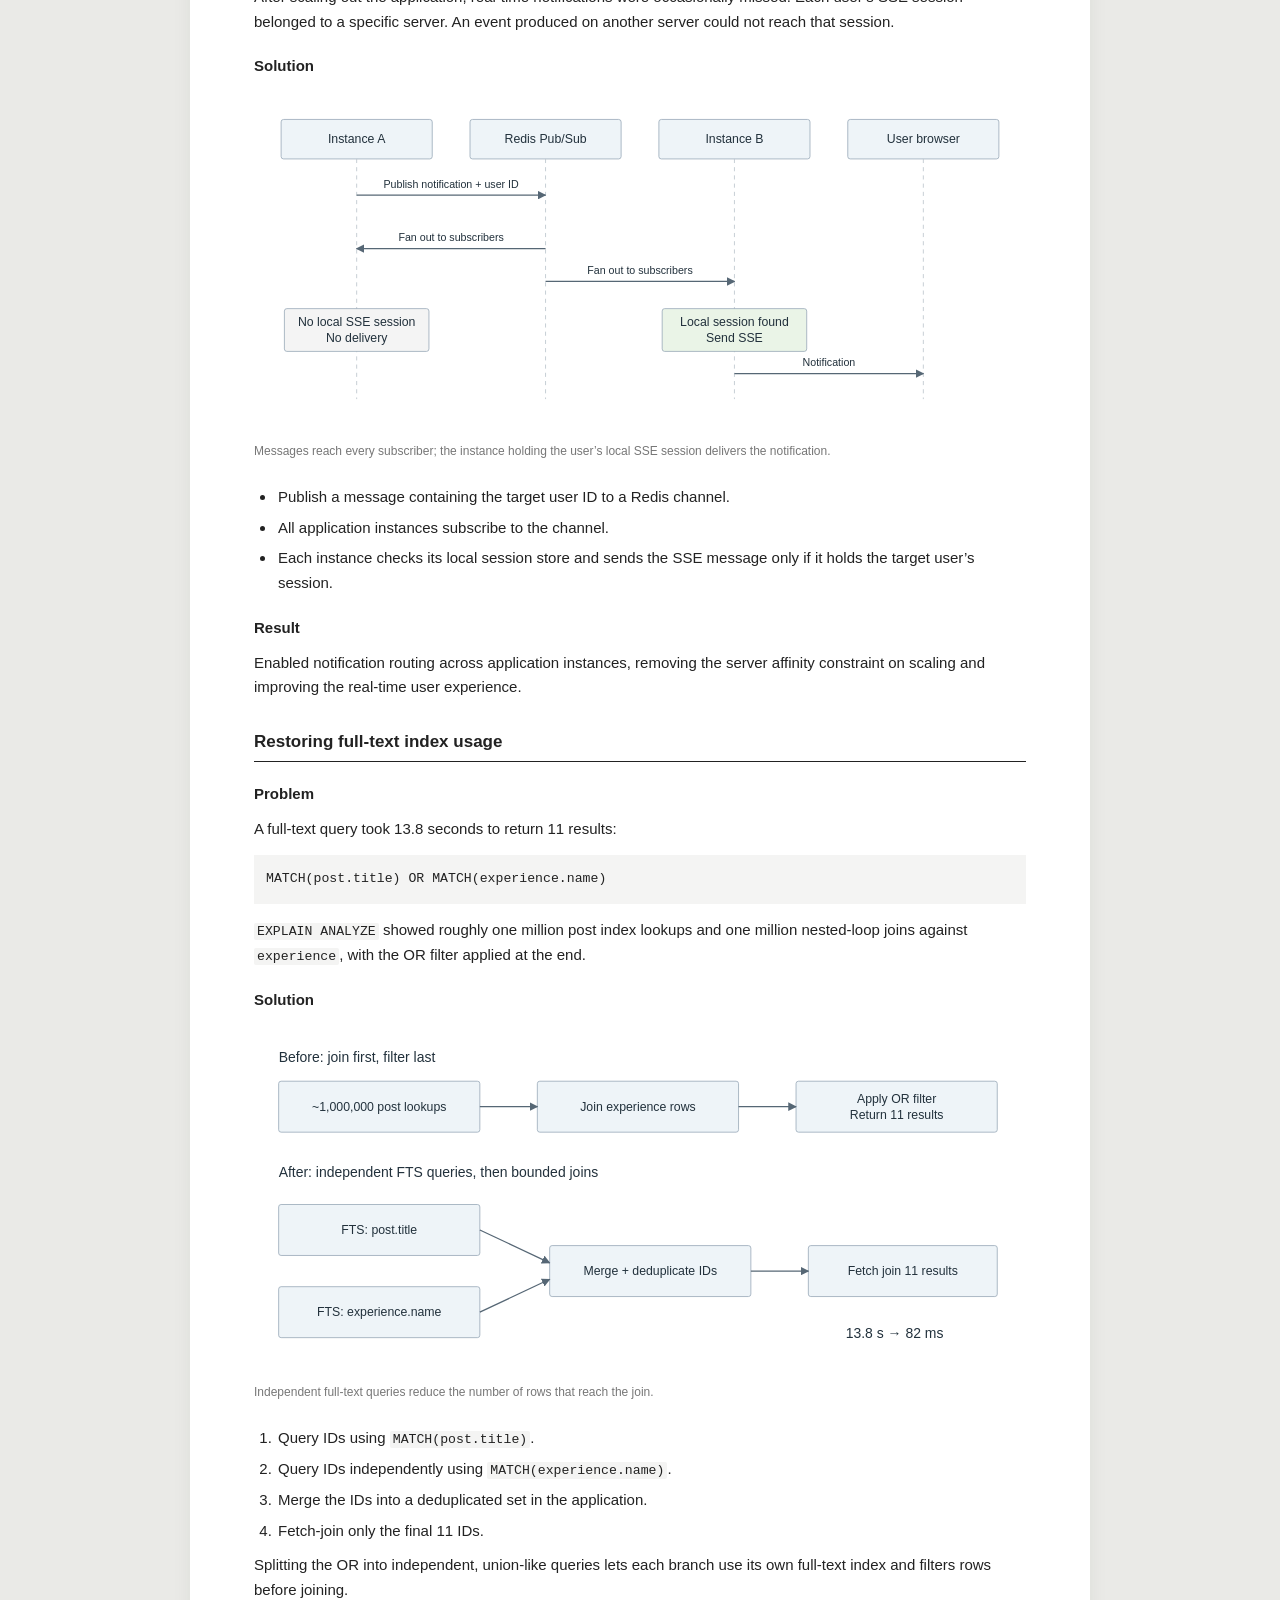
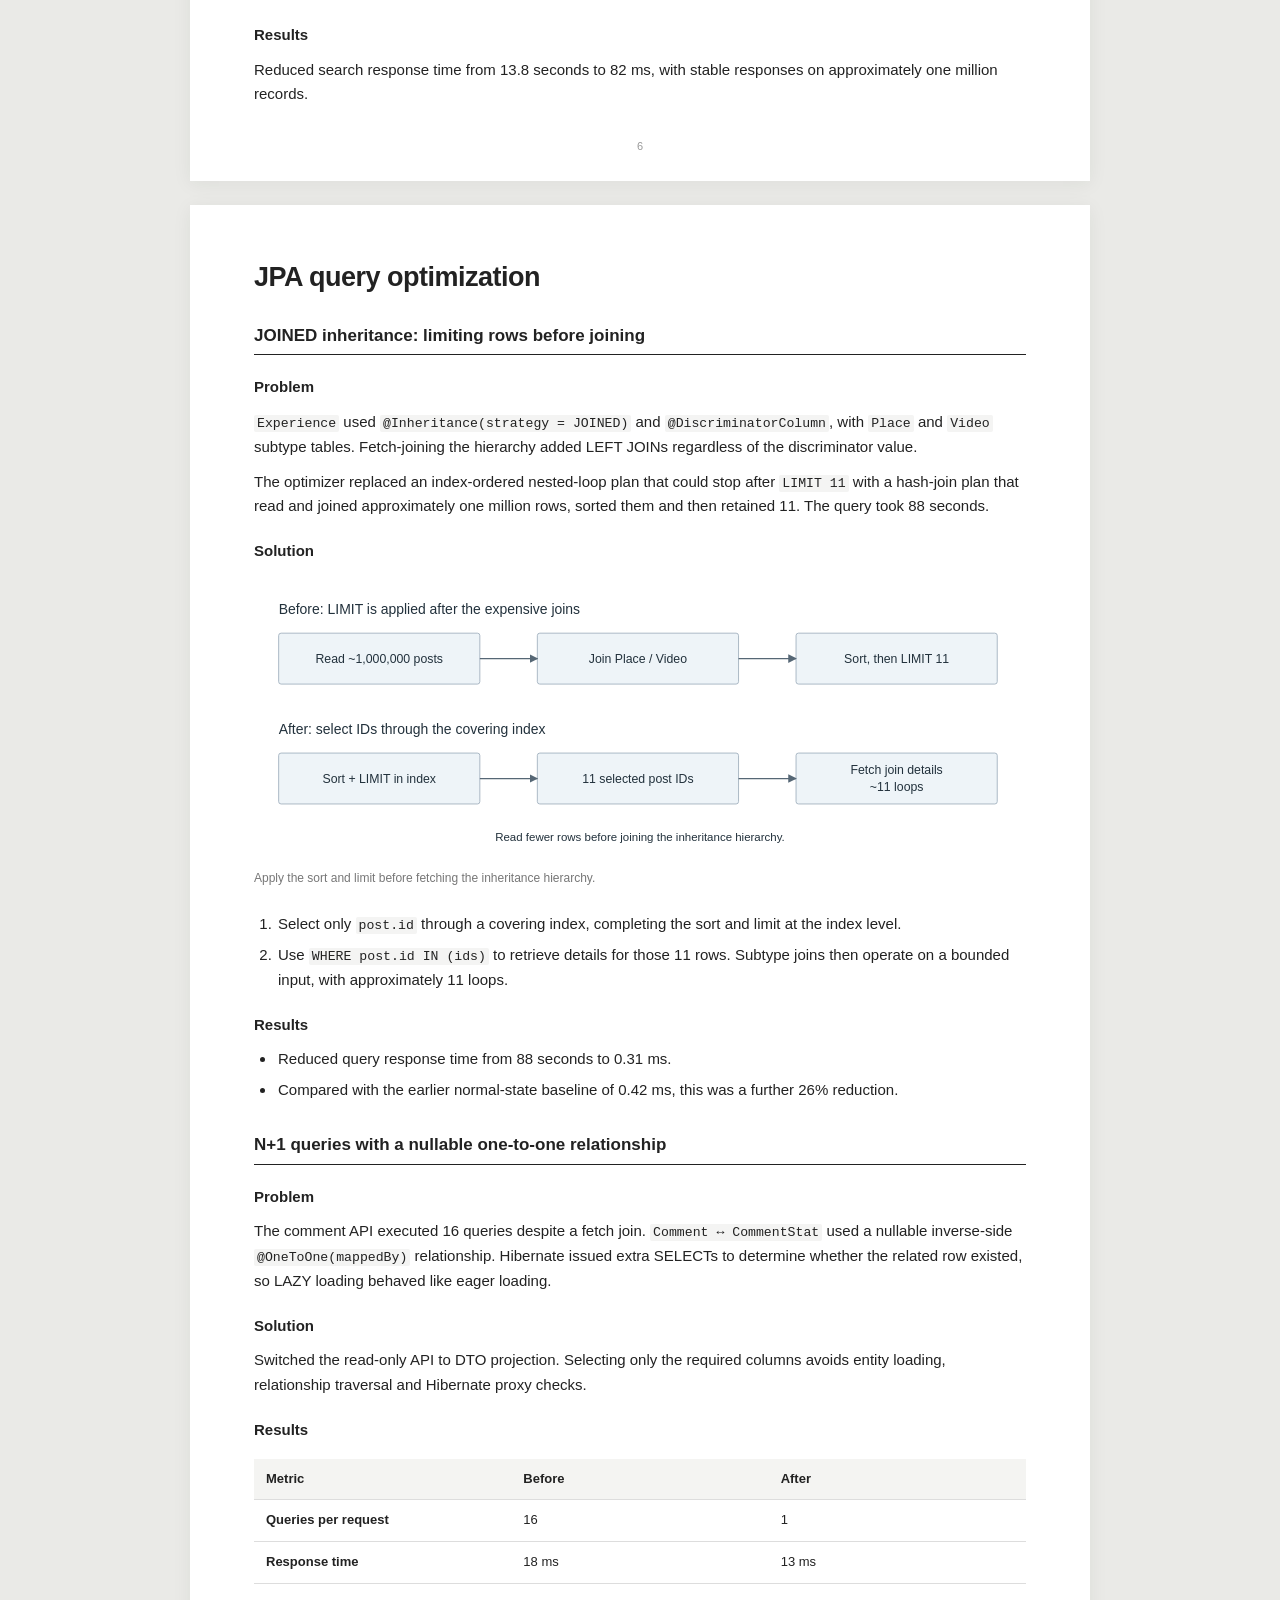
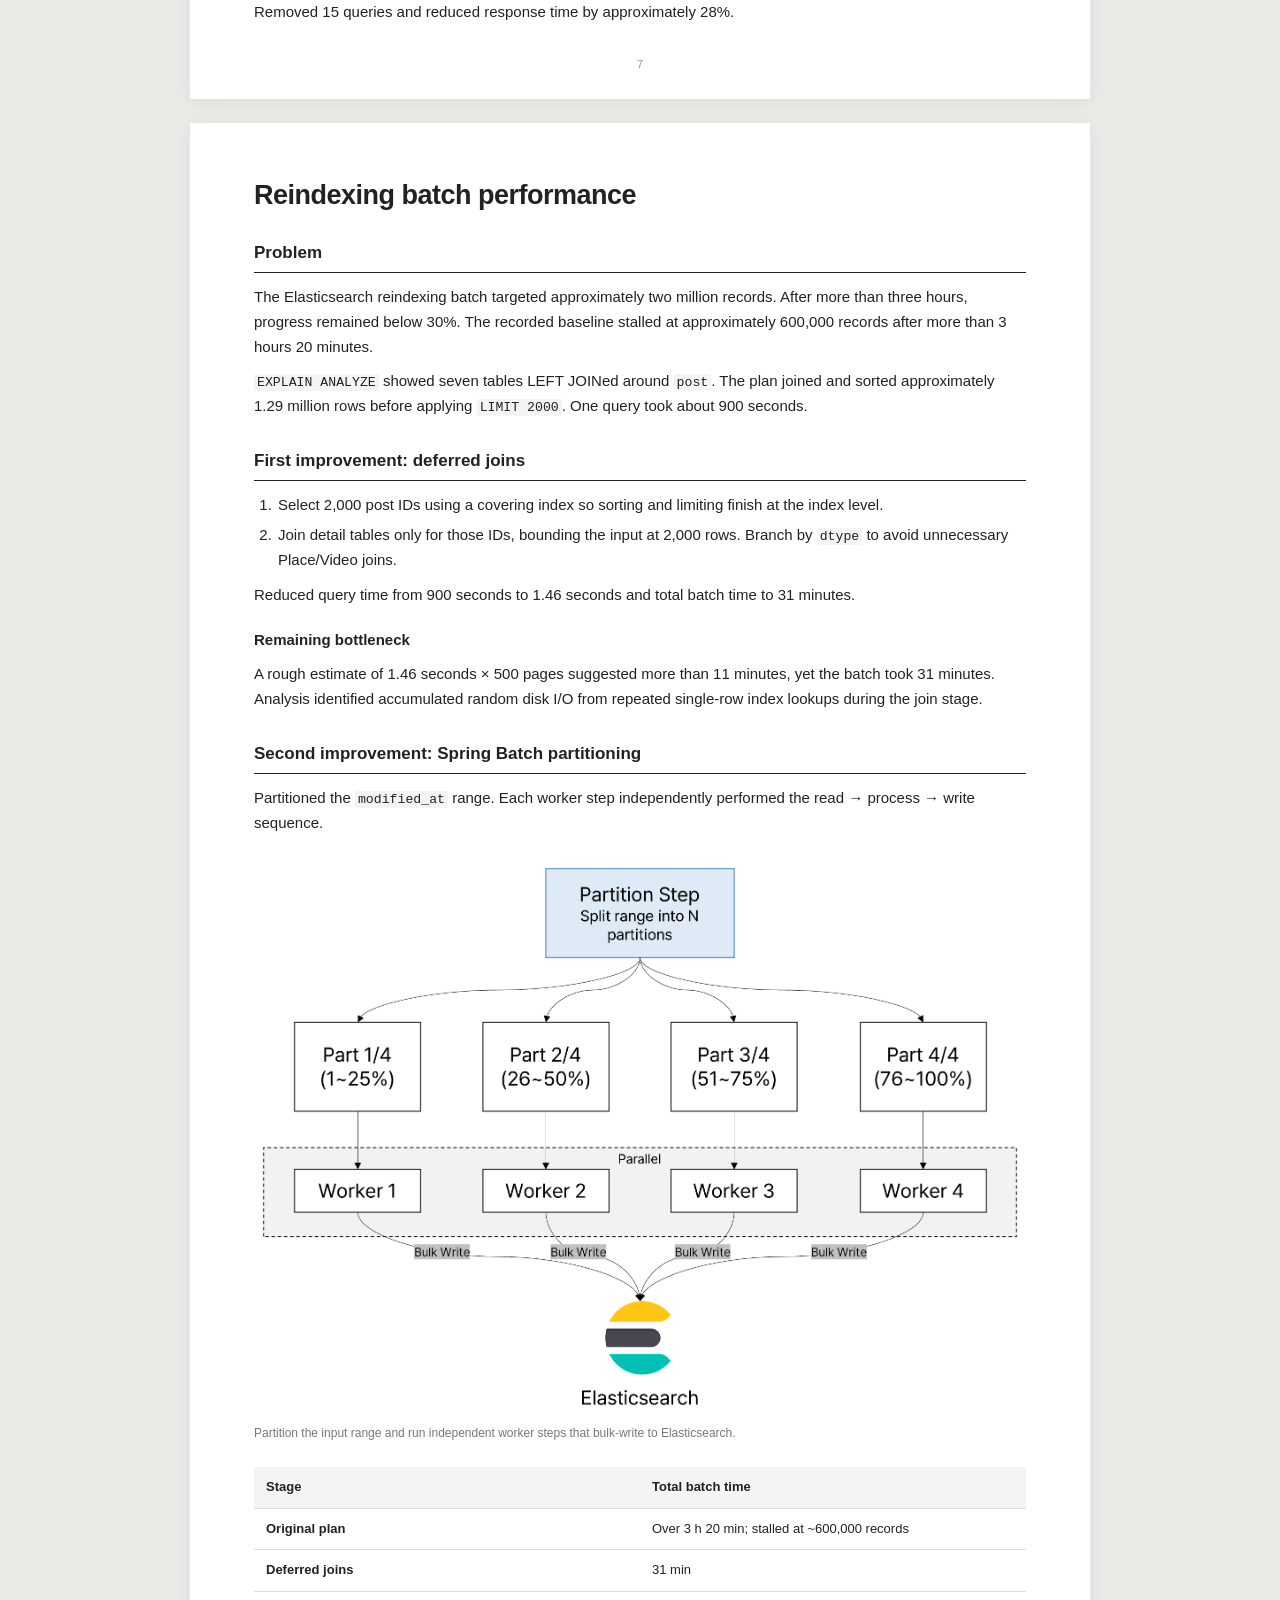
<file: portfolio-old/en.html>
<!doctype html><html lang="en"><head><meta charset="utf-8"><meta name="viewport" content="width=device-width,initial-scale=1"><meta name="theme-color" content="#ffffff"><meta name="description" content="Yong U Cho's developer portfolio: backend architecture, database performance, reliable event processing and production problem-solving."><title>Yong U Cho | Portfolio</title><link rel="alternate" hreflang="ko" href="https://yongu2000.github.io/portfolio/"><link rel="alternate" hreflang="en" href="https://yongu2000.github.io/portfolio/en.html"><link rel="icon" href="favicon.svg" type="image/svg+xml"><link rel="stylesheet" href="style.css?v=3"><link rel="stylesheet" href="english.css?v=2"><script src="app.js?v=3" defer></script></head><body><a class="skip" href="#pages">Skip to portfolio</a><header class="toolbar"><div class="toolbar-inner"><a class="identity" href="#page-1">Yong U Cho</a><nav aria-label="Portfolio tools"><label class="sr-only" for="page-select">Select page</label><select id="page-select"><option value="1" aria-label="Duri">1 / 10</option><option value="2" aria-label="Event-driven architecture">2 / 10</option><option value="3" aria-label="Search architecture">3 / 10</option><option value="4" aria-label="Concurrent post statistics">4 / 10</option><option value="5" aria-label="Daily post reindexing">5 / 10</option><option value="6" aria-label="Distributed notifications and FTS queries">6 / 10</option><option value="7" aria-label="JPA query optimization">7 / 10</option><option value="8" aria-label="Reindexing batch performance">8 / 10</option><option value="9" aria-label="Lotte Safety">9 / 10</option><option value="10" aria-label="Architecture and persistent login">10 / 10</option></select><button id="zoom" type="button" aria-pressed="false" hidden>Zoom</button><a class="language-switch" href="index.html" lang="ko" hreflang="ko" aria-label="한국어로 보기">한국어</a><a class="download" href="portfolio.pdf" download="조용우_포트폴리오.pdf" aria-label="Download original PDF in Korean" title="Original PDF (Korean)">PDF <span class="sr-only">(Korean)</span></a></nav></div></header><main id="pages" tabindex="-1"><section class="sheet english-sheet" id="page-1" aria-labelledby="title-1"><div class="english-body"><h1 id="title-1">Duri</h1><p class="period">May 2025 – August 2026</p><a class="repo" href="https://github.com/yongu2000/duri-legacy" target="_blank" rel="noopener noreferrer">GitHub repository ↗</a>
<figure class="app-shots"><img src="assets/duri-login.png" alt="Duri login screen" width="170" height="328" loading="lazy"><img src="assets/duri-feed.png" alt="Duri community feed" width="170" height="328" loading="lazy"><figcaption>Original app screens (Korean interface).</figcaption></figure><h2>Overview</h2><p>A community app where couples record and review their dates, including places, food and movies. Users can browse other couples’ reviews and discover popular date spots.</p>
<h2>Technology stack</h2><ul><li>Java 21, Spring Boot 3.4.5, Spring MVC, Spring Data JPA, Spring Security, Spring Batch 5, JWT, OAuth 2.0, QueryDSL, Spring REST Docs</li><li>MySQL, Redis, Elasticsearch</li><li>Next.js</li><li>AWS (EC2, ELB, RDS, S3), Git, GitHub Actions, Docker, ProxySQL, Orchestrator, Prometheus, Grafana, Logstash, Kibana</li></ul>
<h2>System architecture</h2><figure class="diagram"><a href="assets/diagrams/duri-architecture.png" target="_blank" rel="noopener" title="Open full-size diagram"><img width="1043" height="1089" src="assets/diagrams/duri-architecture.png" alt="Duri system architecture: application services, data stores and observability." loading="lazy" decoding="async"></a><figcaption>Duri system architecture: application services, data stores and observability.</figcaption></figure><p class="caption">The application and batch services access the database through ProxySQL. Orchestrator manages MySQL topology; Redis supports shared state and messaging. Logs and metrics have separate observability pipelines.</p><h3>Database routing and failover</h3><figure class="diagram"><a href="assets/diagrams/mysql-topology.png" target="_blank" rel="noopener" title="Open full-size diagram"><img width="1127" height="1323" src="assets/diagrams/mysql-topology.png" alt="ProxySQL routes traffic to the primary and replicas; Orchestrator manages topology and failover." loading="lazy" decoding="async"></a><figcaption>ProxySQL routes traffic to the primary and replicas; Orchestrator manages topology and failover.</figcaption></figure><div class="page-number" aria-hidden="true">1</div></div></section><section class="sheet english-sheet" id="page-2" aria-labelledby="title-2"><div class="english-body"><h1 id="title-2">Event-driven architecture</h1><p class="subtitle">Transactional Outbox and Redis Streams</p>
<h2>Problem</h2><p>Post creation used Spring Application Events and <code>@TransactionalEventListener(AFTER_COMMIT)</code> to separate statistics updates, notifications and search indexing from the core operation.</p><figure class="diagram"><a href="assets/diagrams/application-events.png" target="_blank" rel="noopener" title="Open full-size diagram"><img width="2311" height="962" src="assets/diagrams/application-events.png" alt="Initial event-listener pattern, illustrated with comment creation and its secondary updates." loading="lazy" decoding="async"></a><figcaption>Initial event-listener pattern, illustrated with comment creation and its secondary updates.</figcaption></figure><h3>Database connection pressure</h3><ul><li><code>REQUIRES_NEW</code> opened another transaction on the same thread, so a single request could occupy two database connections simultaneously.</li><li>Slow secondary processing also kept the main transaction’s connection occupied, increasing the risk of pool exhaustion and deadlocks under concurrent load.</li></ul><h3>Event loss after a commit</h3><p><code>@Async</code> with <code>AFTER_COMMIT</code> improved transaction separation, but an asynchronous task could fail during a server outage. Without durable storage or retries, the event could be lost.</p>
<h2>Solution</h2><p>Record the business change and its Outbox event in one database transaction, then deliver the event asynchronously.</p><figure class="diagram"><a href="assets/diagrams/outbox-streams.png" target="_blank" rel="noopener" title="Open full-size diagram"><img width="2338" height="840" src="assets/diagrams/outbox-streams.png" alt="Transactional Outbox with Redis Streams, scheduled publication and pending-message recovery." loading="lazy" decoding="async"></a><figcaption>Transactional Outbox with Redis Streams, scheduled publication and pending-message recovery.</figcaption></figure><ol><li>At <code>BEFORE_COMMIT</code>, save the post and Outbox record in the same transaction.</li><li>After the commit, use <code>AFTER_COMMIT + @Async</code> to read the Outbox record and publish it to Redis Streams.</li><li>Consumers process stream messages and dispatch them to the appropriate handler.</li><li>A scheduler republishes events when immediate publication fails. Recover pending messages with <code>XCLAIM</code> after consumer failures, and mark repeatedly failing events as <code>FAILED</code> using <code>retryCount</code>.</li><li>Use a dispatcher and the strategy pattern to add event types without changing existing core service code.</li></ol>
<h2>Results</h2><ul><li>Durable Outbox records prevent events from being lost solely because an asynchronous task fails; failed events can be reprocessed.</li><li>Secondary work runs independently of request completion. Notification or statistics failures do not affect the main transaction.</li><li>Handler separation improves extensibility and maintenance.</li><li>Retry counts and custom metrics support failed-event tracking and operational monitoring.</li></ul><div class="page-number" aria-hidden="true">2</div></div></section><section class="sheet english-sheet" id="page-3" aria-labelledby="title-3"><div class="english-body"><h1 id="title-3">Search architecture</h1><p class="subtitle">LIKE → MySQL Full-Text Search → Elasticsearch</p>
<h2>Problem</h2><p>Search used QueryDSL <code>containsIgnoreCase()</code>, generating <code>LIKE '%keyword%'</code>. With no fixed prefix, the database could not use a B-tree range scan and performed a full table scan. Search, sorting and pagination became slower as the dataset grew, with response times reaching 60,735 ms.</p>
<h2>First improvement: MySQL Full-Text Search</h2><ul><li>Used an inverted index to narrow candidate rows without introducing a separate service.</li><li>Added a <code>FULLTEXT</code> index with an n-gram parser; the documented configuration included <code>innodb_ft_min_token_size=2</code>.</li><li>Implemented a custom Hibernate dialect using <code>FunctionContributor</code> to expose <code>MATCH … AGAINST</code> to JPA, and sorted by relevance score.</li><li>Reduced p95 response time to approximately 82 ms.</li></ul>
<h3>Remaining limitations</h3><p>The full-text result set could not be combined with B-tree sort fields such as <code>created_at</code> and <code>rate</code> through a composite index. Large result sets required filesort. For infinite scrolling, cursor filters such as <code>post_id &lt; ?</code> were applied after scanning the full-text results, so deeper pages still degraded.</p>
<h2>Final solution: Elasticsearch</h2><ul><li>Used the Nori Korean morphological analyzer to reduce excessive matching from n-grams.</li><li>Implemented cursor pagination with <code>search_after</code>, sorting by <code>createdAt DESC, post_id DESC</code>; the ID is a tie-breaker.</li><li>Indexed only search-related fields in <code>PostDocument</code>. Elasticsearch returns post IDs; MySQL retrieves entities with <code>findByIdIn</code>.</li><li>This hybrid structure preserves JPA relationships, avoids mapping full search documents back to entities and keeps the index small.</li></ul><figure class="diagram"><a href="assets/diagrams/search-architecture.png" target="_blank" rel="noopener" title="Open full-size diagram"><img width="1902" height="1166" src="assets/diagrams/search-architecture.png" alt="Elasticsearch finds matching post IDs; MySQL fetches the corresponding entities." loading="lazy" decoding="async"></a><figcaption>Elasticsearch finds matching post IDs; MySQL fetches the corresponding entities.</figcaption></figure><div class="table-scroll"><table><thead><tr><th scope="col">Method</th><th scope="col">p95 response time</th></tr></thead><tbody><tr><th scope="row">LIKE</th><td>60,735 ms</td></tr><tr><th scope="row">MySQL FTS</th><td>82 ms</td></tr><tr><th scope="row">Elasticsearch</th><td>78 ms</td></tr></tbody></table></div><h2>Results</h2><p>Reduced response time from 60,735 ms to 78 ms, approximately 99.8%, while maintaining stable responses on a large dataset and separating the search model for future expansion.</p><div class="page-number" aria-hidden="true">3</div></div></section><section class="sheet english-sheet" id="page-4" aria-labelledby="title-4"><div class="english-body"><h1 id="title-4">Concurrent post statistics</h1><p class="subtitle">Likes, comments and view counters</p><h2>Problem</h2><p>Requests concentrate on individual posts. A <code>SELECT → increment → UPDATE</code> sequence can lose updates under concurrency. Frequently updating indexed counters also adds B-tree maintenance, page splits and redo/undo logging overhead. A JVM <code>synchronized</code> lock cannot coordinate multiple application instances.</p>
<h2>Solution</h2><p>Moved counters into a dedicated <code>PostStat</code> table to isolate frequent updates from the larger <code>Post</code> row and reduce update overhead.</p>
<h3>Comparison setup</h3><p>Used k6’s <code>constant-arrival-rate</code> executor for 30-second runs at 10, 50, 100, 150, 200 and 300 RPS. Test hardware: AMD Ryzen 5 3600 and 16 GB RAM.</p><p>Compared correctness (actual database increments / requests), p95 latency, failure rate, CPU usage and operational complexity.</p><h3>Benchmark results</h3><figure class="diagram"><a href="assets/diagrams/concurrency-latency.png" target="_blank" rel="noopener" title="Open full-size diagram"><img width="1234" height="682" src="assets/diagrams/concurrency-latency.png" alt="p95 latency by concurrency-control method (logarithmic scale)." loading="lazy" decoding="async"></a><figcaption>p95 latency by concurrency-control method (logarithmic scale).</figcaption></figure><figure class="diagram"><a href="assets/diagrams/concurrency-correctness.png" target="_blank" rel="noopener" title="Open full-size diagram"><img width="1234" height="682" src="assets/diagrams/concurrency-correctness.png" alt="Counter correctness across the tested throughput levels." loading="lazy" decoding="async"></a><figcaption>Counter correctness across the tested throughput levels.</figcaption></figure><figure class="diagram"><a href="assets/diagrams/concurrency-cpu.png" target="_blank" rel="noopener" title="Open full-size diagram"><img width="1234" height="679" src="assets/diagrams/concurrency-cpu.png" alt="CPU utilization across the tested throughput levels." loading="lazy" decoding="async"></a><figcaption>CPU utilization across the tested throughput levels.</figcaption></figure><div class="table-scroll"><table><thead><tr><th scope="col">Approach</th><th scope="col">Observed behavior / trade-off</th></tr></thead><tbody><tr><th scope="row">No lock</th><td>Correctness fell to 58.6% as load increased.</td></tr><tr><th scope="row">Pessimistic locking</th><td>Maintained 100% correctness, but resource contention increased latency with load.</td></tr><tr><th scope="row">Optimistic locking + retries</th><td>Hot-row conflicts produced a failure rate of up to 98.5%.</td></tr><tr><th scope="row">JPQL atomic update</th><td>Achieved 100% correctness and 71 ms p95 without additional infrastructure.</td></tr><tr><th scope="row">Redis distributed lock</th><td>Lock acquisition timeouts and round-trip overhead caused failures to spike at 300 RPS.</td></tr><tr><th scope="row">Redis write-behind</th><td>Lowest p95 at 14 ms and lower database index-update load, with additional operational complexity and loss-recovery design requirements.</td></tr></tbody></table></div><h2>Decision and results</h2><p>Selected JPQL atomic updates for the current traffic level: they provided stable latency and CPU use while retaining 100% correctness without additional infrastructure. At 300 RPS in the load test, p95 was approximately 71 ms.</p><p>Redis write-behind remains an option if database index-update costs become the bottleneck as traffic grows.</p><div class="page-number" aria-hidden="true">4</div></div></section><section class="sheet english-sheet" id="page-5" aria-labelledby="title-5"><div class="english-body"><h1 id="title-5">Daily post reindexing</h1><h2>Problem</h2><p>Changes to user dictionaries and synonym dictionaries require reindexing. Asynchronous indexing can also leave Elasticsearch inconsistent with MySQL: existing posts may be missing from search, or deleted posts may remain in results. A database commit can succeed even when an event listener fails or an indexing request is lost during a network or Elasticsearch outage.</p>
<h2>Solution</h2><p>Treat the database as the source of truth. Build a new index, reindex the dataset and switch the search alias without downtime. If the batch fails, the existing index continues serving search.</p><figure class="diagram"><a href="assets/diagrams/reindex-sequence.svg" target="_blank" rel="noopener" title="Open full-size diagram"><img width="940" height="610" src="assets/diagrams/reindex-sequence.svg" alt="Full reindexing, alias swap and watermark-based catch-up." loading="lazy" decoding="async"></a><figcaption>Full reindexing, alias swap and watermark-based catch-up.</figcaption></figure><h3>Preserving changes during the batch</h3><ul><li>Record watermark <code>T0 = (modified_at, id)</code> when the batch begins.</li><li>Record <code>T1</code> immediately after the alias swap, then replay database changes in <code>(T0, T1]</code> into the new index.</li><li>Use a Painless script to update a document only when <code>DB.modified_at &gt; ES.modified_at</code>, preventing catch-up processing from overwriting a newer document already indexed by a real-time listener.</li></ul>
<h3>Handling replica lag</h3><p>Check replication consistency using GTIDs before taking a snapshot from a replica. Read catch-up changes from the primary to avoid replication-lag gaps.</p>
<h2>Results</h2><ul><li>Each reindexing run applies dictionary changes.</li><li>The same pipeline can support additional batch work, such as computing popular posts.</li><li>The daily batch reconciles search data against the database and repairs inconsistencies.</li></ul><div class="page-number" aria-hidden="true">5</div></div></section><section class="sheet english-sheet" id="page-6" aria-labelledby="title-6"><div class="english-body"><h1 id="title-6">Distributed notifications and FTS queries</h1><h2>Preventing missed SSE notifications</h2><h3>Problem</h3><p>After scaling out the application, real-time notifications were occasionally missed. Each user’s SSE session belonged to a specific server. An event produced on another server could not reach that session.</p><h3>Solution</h3><figure class="diagram"><a href="assets/diagrams/sse-routing.svg" target="_blank" rel="noopener" title="Open full-size diagram"><img width="940" height="400" src="assets/diagrams/sse-routing.svg" alt="Messages reach every subscriber; the instance holding the user’s local SSE session delivers the notification." loading="lazy" decoding="async"></a><figcaption>Messages reach every subscriber; the instance holding the user’s local SSE session delivers the notification.</figcaption></figure><ul><li>Publish a message containing the target user ID to a Redis channel.</li><li>All application instances subscribe to the channel.</li><li>Each instance checks its local session store and sends the SSE message only if it holds the target user’s session.</li></ul><h3>Result</h3><p>Enabled notification routing across application instances, removing the server affinity constraint on scaling and improving the real-time user experience.</p>
<h2>Restoring full-text index usage</h2><h3>Problem</h3><p>A full-text query took 13.8 seconds to return 11 results:</p><pre><code>MATCH(post.title) OR MATCH(experience.name)</code></pre><p><code>EXPLAIN ANALYZE</code> showed roughly one million post index lookups and one million nested-loop joins against <code>experience</code>, with the OR filter applied at the end.</p><h3>Solution</h3><figure class="diagram"><a href="assets/diagrams/fts-query-plan.svg" target="_blank" rel="noopener" title="Open full-size diagram"><img width="940" height="410" src="assets/diagrams/fts-query-plan.svg" alt="Independent full-text queries reduce the number of rows that reach the join." loading="lazy" decoding="async"></a><figcaption>Independent full-text queries reduce the number of rows that reach the join.</figcaption></figure><ol><li>Query IDs using <code>MATCH(post.title)</code>.</li><li>Query IDs independently using <code>MATCH(experience.name)</code>.</li><li>Merge the IDs into a deduplicated set in the application.</li><li>Fetch-join only the final 11 IDs.</li></ol><p>Splitting the OR into independent, union-like queries lets each branch use its own full-text index and filters rows before joining.</p><h3>Results</h3><p>Reduced search response time from 13.8 seconds to 82 ms, with stable responses on approximately one million records.</p><div class="page-number" aria-hidden="true">6</div></div></section><section class="sheet english-sheet" id="page-7" aria-labelledby="title-7"><div class="english-body"><h1 id="title-7">JPA query optimization</h1><h2>JOINED inheritance: limiting rows before joining</h2><h3>Problem</h3><p><code>Experience</code> used <code>@Inheritance(strategy = JOINED)</code> and <code>@DiscriminatorColumn</code>, with <code>Place</code> and <code>Video</code> subtype tables. Fetch-joining the hierarchy added LEFT JOINs regardless of the discriminator value.</p><p>The optimizer replaced an index-ordered nested-loop plan that could stop after <code>LIMIT 11</code> with a hash-join plan that read and joined approximately one million rows, sorted them and then retained 11. The query took 88 seconds.</p><h3>Solution</h3><figure class="diagram"><a href="assets/diagrams/jpa-query-plan.svg" target="_blank" rel="noopener" title="Open full-size diagram"><img width="940" height="330" src="assets/diagrams/jpa-query-plan.svg" alt="Apply the sort and limit before fetching the inheritance hierarchy." loading="lazy" decoding="async"></a><figcaption>Apply the sort and limit before fetching the inheritance hierarchy.</figcaption></figure><ol><li>Select only <code>post.id</code> through a covering index, completing the sort and limit at the index level.</li><li>Use <code>WHERE post.id IN (ids)</code> to retrieve details for those 11 rows. Subtype joins then operate on a bounded input, with approximately 11 loops.</li></ol><h3>Results</h3><ul><li>Reduced query response time from 88 seconds to 0.31 ms.</li><li>Compared with the earlier normal-state baseline of 0.42 ms, this was a further 26% reduction.</li></ul>
<h2>N+1 queries with a nullable one-to-one relationship</h2><h3>Problem</h3><p>The comment API executed 16 queries despite a fetch join. <code>Comment ↔ CommentStat</code> used a nullable inverse-side <code>@OneToOne(mappedBy)</code> relationship. Hibernate issued extra SELECTs to determine whether the related row existed, so LAZY loading behaved like eager loading.</p><h3>Solution</h3><p>Switched the read-only API to DTO projection. Selecting only the required columns avoids entity loading, relationship traversal and Hibernate proxy checks.</p><h3>Results</h3><div class="table-scroll"><table><thead><tr><th scope="col">Metric</th><th scope="col">Before</th><th scope="col">After</th></tr></thead><tbody><tr><th scope="row">Queries per request</th><td>16</td><td>1</td></tr><tr><th scope="row">Response time</th><td>18 ms</td><td>13 ms</td></tr></tbody></table></div><p>Removed 15 queries and reduced response time by approximately 28%.</p><div class="page-number" aria-hidden="true">7</div></div></section><section class="sheet english-sheet" id="page-8" aria-labelledby="title-8"><div class="english-body"><h1 id="title-8">Reindexing batch performance</h1><h2>Problem</h2><p>The Elasticsearch reindexing batch targeted approximately two million records. After more than three hours, progress remained below 30%. The recorded baseline stalled at approximately 600,000 records after more than 3 hours 20 minutes.</p><p><code>EXPLAIN ANALYZE</code> showed seven tables LEFT JOINed around <code>post</code>. The plan joined and sorted approximately 1.29 million rows before applying <code>LIMIT 2000</code>. One query took about 900 seconds.</p>
<h2>First improvement: deferred joins</h2><ol><li>Select 2,000 post IDs using a covering index so sorting and limiting finish at the index level.</li><li>Join detail tables only for those IDs, bounding the input at 2,000 rows. Branch by <code>dtype</code> to avoid unnecessary Place/Video joins.</li></ol><p>Reduced query time from 900 seconds to 1.46 seconds and total batch time to 31 minutes.</p><h3>Remaining bottleneck</h3><p>A rough estimate of 1.46 seconds × 500 pages suggested more than 11 minutes, yet the batch took 31 minutes. Analysis identified accumulated random disk I/O from repeated single-row index lookups during the join stage.</p>
<h2>Second improvement: Spring Batch partitioning</h2><p>Partitioned the <code>modified_at</code> range. Each worker step independently performed the read → process → write sequence.</p><figure class="diagram"><a href="assets/diagrams/batch-partitions.png" target="_blank" rel="noopener" title="Open full-size diagram"><img width="1745" height="1253" src="assets/diagrams/batch-partitions.png" alt="Partition the input range and run independent worker steps that bulk-write to Elasticsearch." loading="lazy" decoding="async"></a><figcaption>Partition the input range and run independent worker steps that bulk-write to Elasticsearch.</figcaption></figure><div class="table-scroll"><table><thead><tr><th scope="col">Stage</th><th scope="col">Total batch time</th></tr></thead><tbody><tr><th scope="row">Original plan</th><td>Over 3 h 20 min; stalled at ~600,000 records</td></tr><tr><th scope="row">Deferred joins</th><td>31 min</td></tr><tr><th scope="row">Step partitioning</th><td>8 min 15 sec</td></tr></tbody></table></div><h2>Result</h2><p>Completed the two-million-record reindexing batch in 8 minutes 15 seconds after query restructuring and partitioning.</p><div class="page-number" aria-hidden="true">8</div></div></section><section class="sheet english-sheet" id="page-9" aria-labelledby="title-9"><div class="english-body"><h1 id="title-9">Lotte Safety</h1><p class="period">May 2021 – Present</p><figure class="app-shots"><img src="assets/lotte-home.png" alt="Lotte Safety home screen" width="170" height="328" loading="lazy"><img src="assets/lotte-checklist.png" alt="Lotte Safety checklist screen" width="170" height="328" loading="lazy"><figcaption>Original app screens (Korean interface).</figcaption></figure><h2>Overview</h2><p>An outsourced project for the Safety Management Team at LOTTE Wellfood. The mobile app integrates safety management for factory production sites and sales workplaces.</p><h2>Technology stack</h2><ul><li>Express.js; Meteor.js (legacy)</li><li>MySQL; MongoDB (legacy)</li><li>React.js</li><li>Android Studio, AWS S3, Git, Cafe24; DigitalOcean (legacy)</li></ul><h2>System architecture</h2><figure class="diagram"><a href="assets/diagrams/lotte-architecture.png" target="_blank" rel="noopener" title="Open full-size diagram"><img width="989" height="831" src="assets/diagrams/lotte-architecture.png" alt="Lotte Safety system architecture before and after the migration." loading="lazy" decoding="async"></a><figcaption>Lotte Safety system architecture before and after the migration.</figcaption></figure><h2>Architecture migration</h2><div class="table-scroll"><table><thead><tr><th scope="col">Layer</th><th scope="col">Legacy</th><th scope="col">Rebuilt</th></tr></thead><tbody><tr><th scope="row">Application</th><td>Meteor.js</td><td>React + Express.js</td></tr><tr><th scope="row">Database</th><td>MongoDB</td><td>MySQL</td></tr><tr><th scope="row">Hosting</th><td>DigitalOcean</td><td>Cafe24</td></tr><tr><th scope="row">Object storage</th><td>AWS S3</td><td>AWS S3</td></tr></tbody></table></div><p class="caption">Separated the frontend and backend and moved relational business data to MySQL. AWS S3 provides object storage.</p><div class="page-number" aria-hidden="true">9</div></div></section><section class="sheet english-sheet" id="page-10" aria-labelledby="title-10"><div class="english-body"><h1 id="title-10">Architecture and persistent login</h1><h2>Rebuilding the application architecture</h2><figure class="diagram"><a href="assets/diagrams/architecture-migration.png" target="_blank" rel="noopener" title="Open full-size diagram"><img width="834" height="760" src="assets/diagrams/architecture-migration.png" alt="Separated React and Express.js services, with relational data stored in MySQL." loading="lazy" decoding="async"></a><figcaption>Separated React and Express.js services, with relational data stored in MySQL.</figcaption></figure><h3>Problem</h3><p>Frontend and backend logic were coupled in Meteor.js, making the impact of maintenance changes difficult to assess. The User–Factory–Worksite–Checklist domain was relational, but the MongoDB design did not enforce referential integrity, allowing orphaned records.</p><h3>Solution</h3><ul><li>Introduced an Express.js backend with a layered architecture and explicit responsibilities.</li><li>Used React and Redux-Saga to separate asynchronous workflows from state management on the frontend.</li><li>Migrated MongoDB data to MySQL, enforcing relationships through foreign keys and <code>ON DELETE CASCADE</code>, with indexes for query performance.</li></ul><h3>Results</h3><p>Reduced code-analysis time during maintenance. ACID transactions and enforced relationships improved data consistency in production.</p>
<details class="diagram-detail"><summary>Layered architecture detail</summary><figure class="diagram"><a href="assets/diagrams/layered-architecture.png" target="_blank" rel="noopener" title="Open full-size diagram"><img width="2501" height="2476" src="assets/diagrams/layered-architecture.png" alt="Frontend state management, backend layers and relational integrity." loading="lazy" decoding="async"></a><figcaption>Frontend state management, backend layers and relational integrity.</figcaption></figure></details><h2>Keeping users signed in</h2><h3>Problem</h3><p>The WebView app frequently signed users out despite its automatic-login setting.</p><ul><li>The Express backend used MemoryStore, so restarting or deploying the server removed all sessions.</li><li>WebView cookies were not always written to disk before the Android app process terminated, causing login cookies to be lost.</li></ul><h3>Solution</h3><figure class="diagram"><a href="assets/diagrams/persistent-login.png" target="_blank" rel="noopener" title="Open full-size diagram"><img width="800" height="469" src="assets/diagrams/persistent-login.png" alt="Persist the server session and flush the WebView cookie to keep users signed in after restarts." loading="lazy" decoding="async"></a><figcaption>Persist the server session and flush the WebView cookie to keep users signed in after restarts.</figcaption></figure><ul><li>Moved Express sessions to MySQL with <code>express-mysql-session</code>, allowing session recovery after a server restart.</li><li>Called <code>CookieManager.flush()</code> after successful login to immediately persist in-memory cookies to device storage.</li></ul><h3>Result</h3><p>Preserved automatic login across server restarts and forced app termination, improving the user experience.</p><div class="page-number" aria-hidden="true">10</div></div></section></main><footer><span>Yong U Cho · Portfolio</span><a href="#page-1">Back to top ↑</a></footer></body></html>
</file>
<file: portfolio-old/style.css>
* { box-sizing: border-box; }
html { scroll-behavior: smooth; scroll-padding-top: 76px; }
body { margin: 0; background: #eaeae7; color: #222; font-family: -apple-system, BlinkMacSystemFont, "Segoe UI", "Malgun Gothic", sans-serif; }
a { color: inherit; }
.toolbar { position: sticky; top: 0; z-index: 10; background: #fff; border-bottom: 1px solid #ededed; }
.toolbar-inner { max-width: 940px; height: 60px; margin: auto; padding: 0 20px; display: flex; align-items: center; justify-content: space-between; gap: 24px; }
.identity { font-size: 14px; font-weight: 600; text-decoration: none; white-space: nowrap; }
nav { display: flex; align-items: center; gap: 24px; }
select, button, .download { font: inherit; font-size: 13px; color: #666; background: none; border: 0; border-radius: 0; min-height: 44px; padding: 0; }
select { width: 74px; cursor: pointer; font-variant-numeric: tabular-nums; }
button { cursor: pointer; min-width: 28px; }
button, a, select { touch-action: manipulation; }
.download { display: inline-flex; align-items: center; text-decoration: none; }
nav button:hover, nav a:hover, nav select:hover { color: #111; }
nav button:hover, nav a:hover { text-decoration: underline; text-underline-offset: 4px; }
main { max-width: 940px; margin: 30px auto; padding: 0 20px; transition: max-width .2s; }
.sheet { position: relative; background: #fff; margin: 0 0 24px; box-shadow: 0 3px 18px #202a2110; scroll-margin-top: 16px; }
.sheet img { display: block; width: 100%; height: auto; }
.pdf-link { position: absolute; border-radius: 2px; }
.pdf-link:hover { background: #0000000a; outline: 2px solid #666; }
body.zoomed main { max-width: 1420px; }
.zoomed .sheet { min-width: 900px; }
footer { max-width: 940px; margin: 0 auto; padding: 12px 20px 36px; display: flex; justify-content: space-between; font-size: 12px; color: #687165; }
footer a { text-underline-offset: 4px; }
:focus-visible { outline: 2px solid #555; outline-offset: 4px; }
.sr-only { position: absolute; width: 1px; height: 1px; overflow: hidden; clip: rect(0,0,0,0); }
.skip { position: fixed; top: -80px; left: 16px; z-index: 20; background: #fff; padding: 12px; }
.skip:focus { top: 8px; }
[hidden] { display: none !important; }
@media (max-width: 660px) {
  .toolbar-inner { height: 56px; padding: 0 18px; gap: 16px; }
  nav { gap: 18px; }
  main { padding: 0; margin: 16px auto; }
  .sheet { margin-bottom: 16px; }
  .zoomed main { width: 920px; max-width: none; }
  body.zoomed .toolbar { width: 100vw; }
  footer { padding: 8px 12px 24px; }
}
@media (prefers-reduced-motion: reduce) { html { scroll-behavior: auto; } main { transition: none; } }
@media print {
  body { background: white; }
  .toolbar, footer, .skip { display: none; }
  main, body.zoomed main { padding: 0; margin: 0; max-width: none; width: 100%; }
  .sheet, .zoomed .sheet { min-width: 0; box-shadow: none; margin: 0; break-after: page; break-inside: avoid; }
  .sheet:last-child { break-after: auto; }
  @page { size: 540pt 959.811pt; margin: 0; }
}

.language-switch { display: inline-flex; align-items: center; min-height: 44px; font-size: 13px; color: #666; text-decoration: none; white-space: nowrap; }
@media (max-width: 660px) { nav { gap: 14px; } select { width: 62px; } }
@media (max-width: 380px) { .toolbar-inner { padding: 0 12px; gap: 8px; } .identity { font-size: 12px; } nav { gap: 10px; } select { width: 56px; } select, button, .download, .language-switch { font-size: 12px; } }
</file>
<file: portfolio-old/english.css>
.english-body { padding: 56px 64px 26px; font-size: 15px; line-height: 1.65; overflow-wrap: anywhere; }
.english-body h1 { font-size: 27px; line-height: 1.2; letter-spacing: -.5px; margin: 0 0 16px; font-weight: 650; }
.english-body h2 { margin: 30px 0 12px; padding-bottom: 7px; border-bottom: 1px solid #222; font-size: 17px; line-height: 1.4; font-weight: 650; }
.english-body h3 { font-size: 15px; font-weight: 650; margin: 20px 0 7px; }
.english-body p { margin: 10px 0; }
.english-body .period, .english-body .subtitle { color: #777; margin-top: -4px; }
.english-body .repo { color: #555; font-size: 13px; text-underline-offset: 3px; }
.english-body ul, .english-body ol { padding-left: 22px; margin: 10px 0; }
.english-body li { padding-left: 2px; margin: 6px 0; }
.english-body code { font-family: Consolas, "SFMono-Regular", monospace; font-size: .88em; background: #f4f4f3; padding: 1px 3px; border-radius: 2px; }
.english-body pre { margin: 14px 0; padding: 12px; background: #f4f4f3; white-space: pre-wrap; }
.english-body pre code { padding: 0; }
.english-body .caption { font-size: 13px; color: #666; line-height: 1.6; }
.flow { display: flex; flex-wrap: wrap; align-items: center; gap: 8px; margin: 18px 0; font-size: 12px; line-height: 1.5; }
.flow span { padding: 10px 12px; border: 1px solid #d5d8d7; background: #fafbfa; max-width: 100%; }
.flow b { color: #888; font-weight: 400; }
.table-scroll { margin: 16px 0; }
.english-body table { width: 100%; border-collapse: collapse; font-size: 13px; line-height: 1.6; table-layout: fixed; }
.english-body th, .english-body td { text-align: left; vertical-align: top; padding: 10px 12px; border-bottom: 1px solid #ddd; }
.english-body th { font-weight: 600; }
.english-body thead { background: #f4f4f2; }
.english-body .page-number { margin-top: 30px; text-align: center; font-size: 11px; color: #999; }
@media (max-width: 660px) { .english-body { padding: 28px 22px 20px; font-size: 14px; line-height: 1.7; } .english-body h1 { font-size: 24px; } .english-body h2 { font-size: 17px; } .english-body th, .english-body td { padding: 8px 6px; font-size: 12px; } .flow { font-size: 12px; gap: 6px; } .flow span { padding: 8px; } }
@media print { .english-body { padding: 30px; font-size: 11pt; } .english-body h1 { font-size: 21pt; } .english-body h2 { break-after: avoid; } .english-body table, .flow { break-inside: avoid; } @page { size: A4; margin: 12mm; } }
.app-shots { display: flex; justify-content: center; align-items: flex-start; flex-wrap: wrap; gap: 24px; margin: 26px 0; }
.app-shots img { display: block; width: 150px; max-width: 42%; height: auto; }
.app-shots figcaption { flex-basis: 100%; text-align: center; font-size: 12px; color: #888; }
.diagram { margin: 24px 0; }
.diagram > a { display: block; cursor: zoom-in; }
.diagram img { display: block; width: 100%; height: auto; margin: auto; }
.diagram figcaption { margin-top: 10px; color: #777; font-size: 12px; line-height: 1.6; }
.diagram-detail { margin: 24px 0; }
.diagram-detail summary { color: #555; cursor: pointer; font-size: 14px; text-underline-offset: 3px; }
.diagram-detail summary:hover { text-decoration: underline; }
@media print { .diagram { break-inside: avoid; } }
</file>
